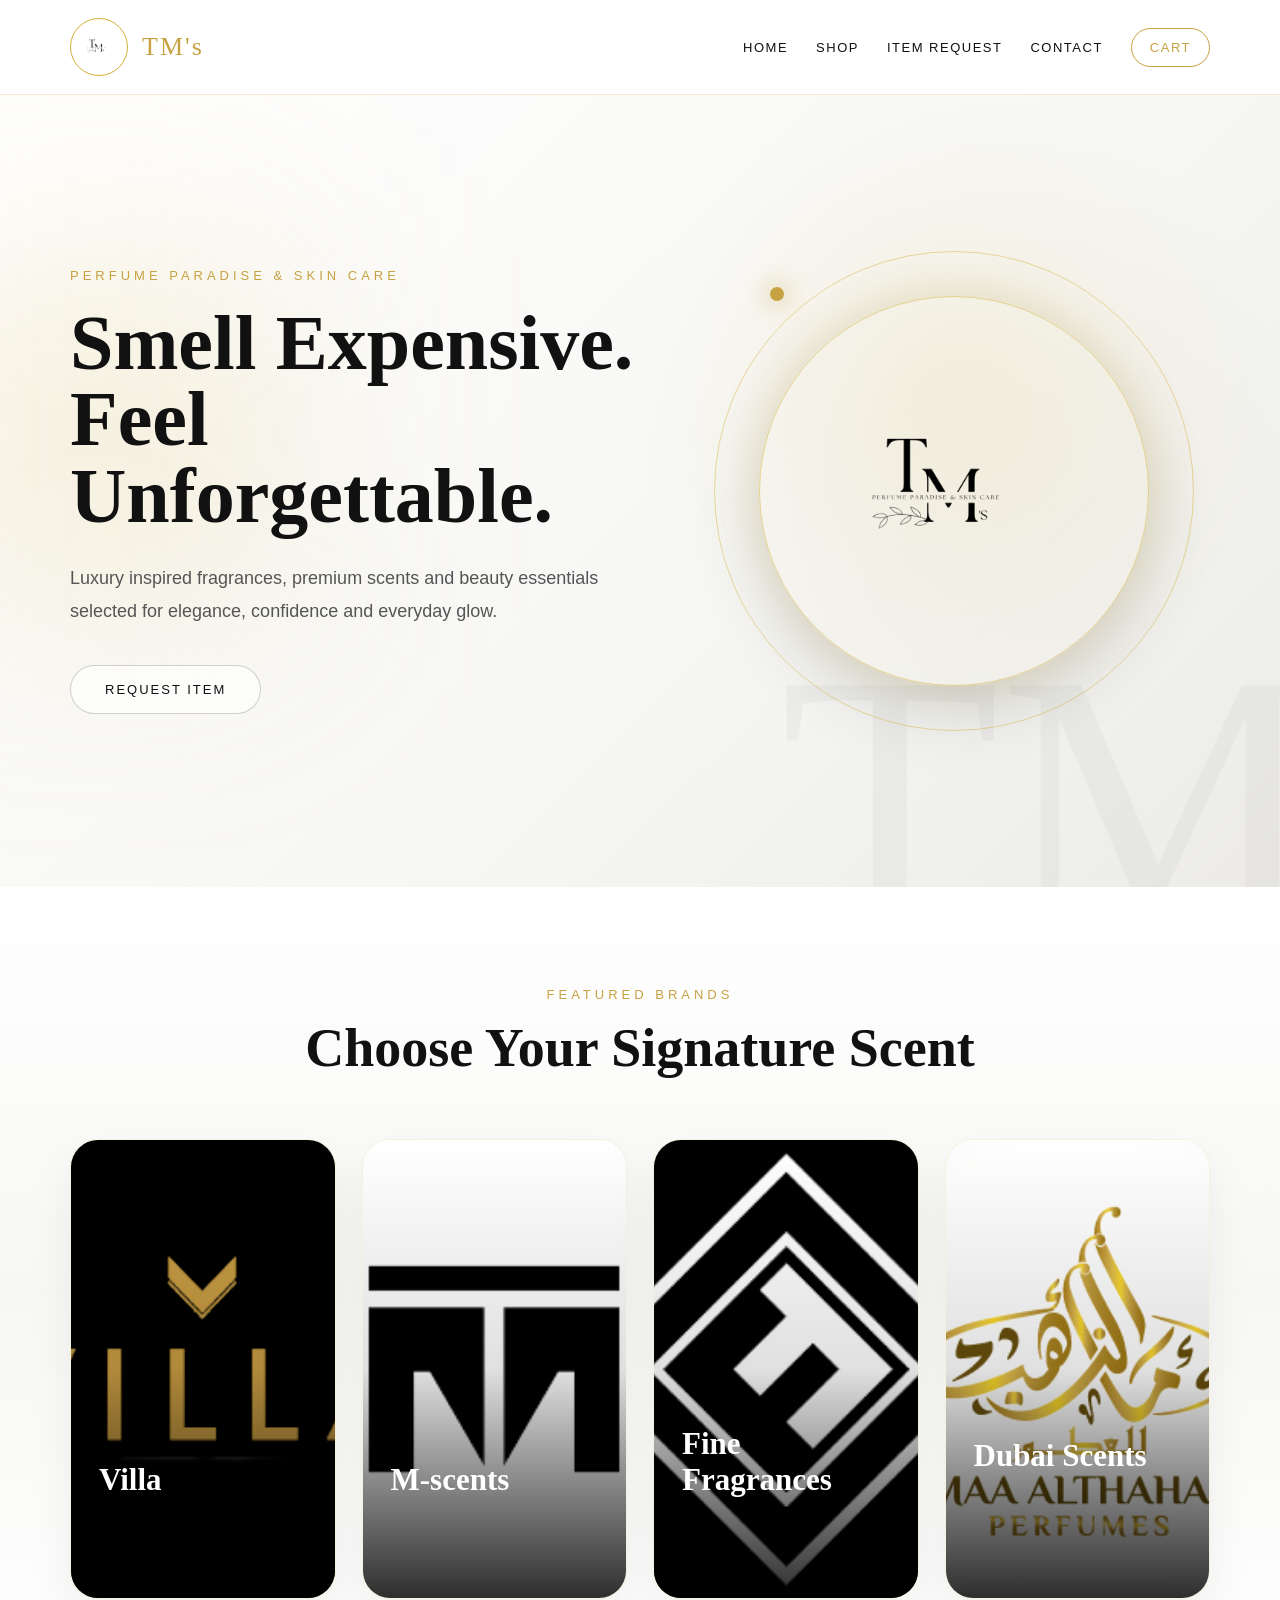
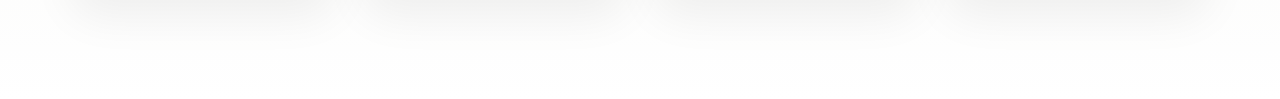
<file: index.html>
<!DOCTYPE html>
<html lang="en">
<head>
  <meta charset="UTF-8" />
  <meta name="viewport" content="width=device-width, initial-scale=1.0" />
  <title>TM's Perfume Paradise & Skin Care</title>
  <link rel="stylesheet" href="style.css" />
</head>
<body>

  <nav class="navbar">
    <div class="logo">
      <img src="assets/logo.png" alt="TM Logo">
      <span>TM's</span>
    </div>

    <ul class="nav-links">
      <li><a href="index.html">Home</a></li>

      <li class="dropdown">
        <a href="#">Shop</a>
        <ul class="dropdown-menu">
          <li><a href="skincare.html">Skin Care</a></li>
          <li><a href="villa.html">Villa</a></li>
          <li><a href="mscents.html">M-scents</a></li>
          <li><a href="fine-fragrances.html">Fine Fragrances</a></li>
          <li><a href="dubai.html">Dubai Scents</a></li>
        </ul>
      </li>

      <li><a href="item-request.html">Item Request</a></li>
      <li><a href="contact.html">Contact</a></li>
      <li><a class="cart-btn" href="cart.html">Cart</a></li>
    </ul>
  </nav>

  <section class="hero">
    <div class="gold-blur"></div>

    <div class="hero-content">
      <p class="small-title">Perfume Paradise & Skin Care</p>
      <h1>Smell Expensive.<br>Feel Unforgettable.</h1>
      <p class="hero-text">
        Luxury inspired fragrances, premium scents and beauty essentials selected
        for elegance, confidence and everyday glow.
      </p>

      <div class="hero-buttons">
        <a href="item-request.html" class="secondary-btn">Request Item</a>
      </div>
    </div>

    <div class="hero-image">
      <div class="circle"></div>
      <img src="assets/logo.png" alt="TM Logo">
    </div>
  </section>

  <section class="featured">
    <p class="section-tag">Featured Brands</p>
    <h2>Choose Your Signature Scent</h2>

    <div class="brand-container">

      <div class="brand-card">
        <img src="assets/villa.png" alt="Villa">
        <div class="brand-info">
          <h3>Villa</h3>
          <p>Bold, classy and timeless.</p>
          <span>View Collection →</span>
        </div>
      </div>

      <div class="brand-card">
        <img src="assets/m scents.png" alt="M-scents">
        <div class="brand-info">
          <h3>M-scents</h3>
          <p>Modern scents for every mood.</p>
          <span>View Collection →</span>
        </div>
      </div>

      <div class="brand-card">
        <img src="assets/fine.png" alt="Fine Fragrances">
        <div class="brand-info">
          <h3>Fine Fragrances</h3>
          <p>Elegant perfume selections.</p>
          <span>View Collection →</span>
        </div>
      </div>

      <div class="brand-card">
        <img src="assets/Dubai.jpg" alt="Dubai Scents">
        <div class="brand-info">
          <h3>Dubai Scents</h3>
          <p>Rich, luxurious and long-lasting.</p>
          <span>View Collection →</span>
        </div>
      </div>

    </div>
  </section>

  <script src="script.js"></script>
</body>
</html>
</file>
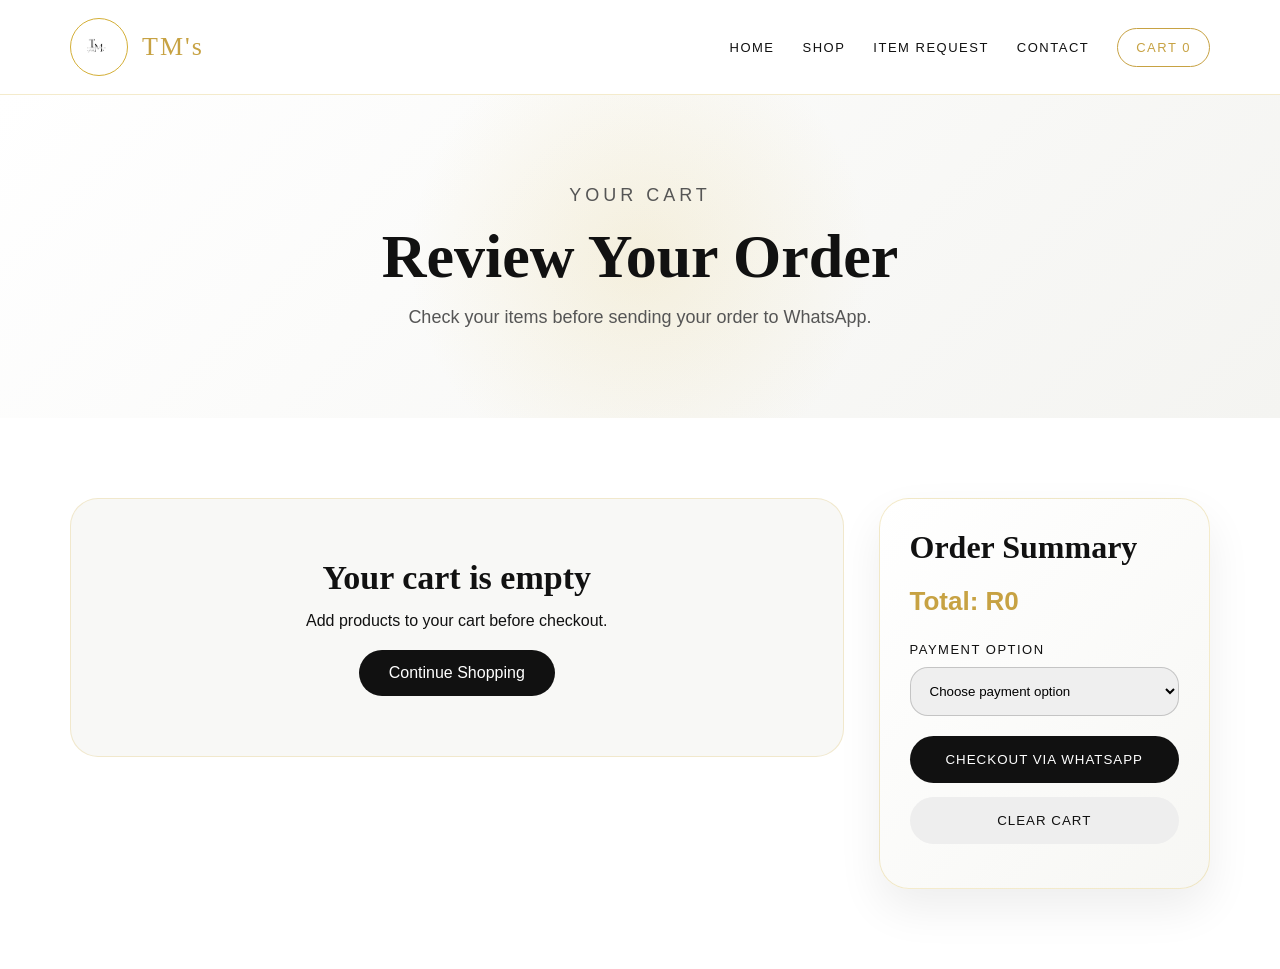
<file: cart.html>
<!DOCTYPE html>
<html lang="en">
<head>
  <meta charset="UTF-8" />
  <meta name="viewport" content="width=device-width, initial-scale=1.0" />
  <title>Cart | TM's Perfume Paradise</title>
  <link rel="stylesheet" href="style.css" />
</head>
<body>

  <nav class="navbar">
    <div class="logo">
      <img src="assets/logo.png" alt="TM Logo">
      <span>TM's</span>
    </div>

    <ul class="nav-links">
      <li><a href="index.html">Home</a></li>

      <li class="dropdown">
        <a href="#">Shop</a>
        <ul class="dropdown-menu">
          <li><a href="skincare.html">Skin Care</a></li>
          <li><a href="villa.html">Villa</a></li>
          <li><a href="mscents.html">M-scents</a></li>
          <li><a href="fine-fragrances.html">Fine Fragrances</a></li>
          <li><a href="dubai.html">Dubai Scents</a></li>
        </ul>
      </li>

      <li><a href="item-request.html">Item Request</a></li>
      <li><a href="contact.html">Contact</a></li>
      <li><a class="cart-btn" href="cart.html">Cart <span id="cart-count">0</span></a></li>
    </ul>
  </nav>

  <section class="cart-page-hero">
    <p class="section-tag">Your Cart</p>
    <h1>Review Your Order</h1>
    <p>Check your items before sending your order to WhatsApp.</p>
  </section>

  <section class="cart-page-section">
    <div class="cart-page-box">

      <div id="cart-page-items"></div>

      <div class="cart-summary">
        <h2>Order Summary</h2>
        <h3 id="cart-page-total">Total: R0</h3>

        <label>Payment Option</label>
        <select id="payment-option">
          <option value="">Choose payment option</option>
          <option value="Pay Immediately">Pay Immediately</option>
          <option value="End Of Month">End Of Month</option>
        </select>

        <button onclick="checkoutWhatsApp()">Checkout via WhatsApp</button>
        <button class="clear-cart-page" onclick="clearCart()">Clear Cart</button>
      </div>

    </div>
  </section>

  <script src="script.js"></script>
</body>
</html>
</file>
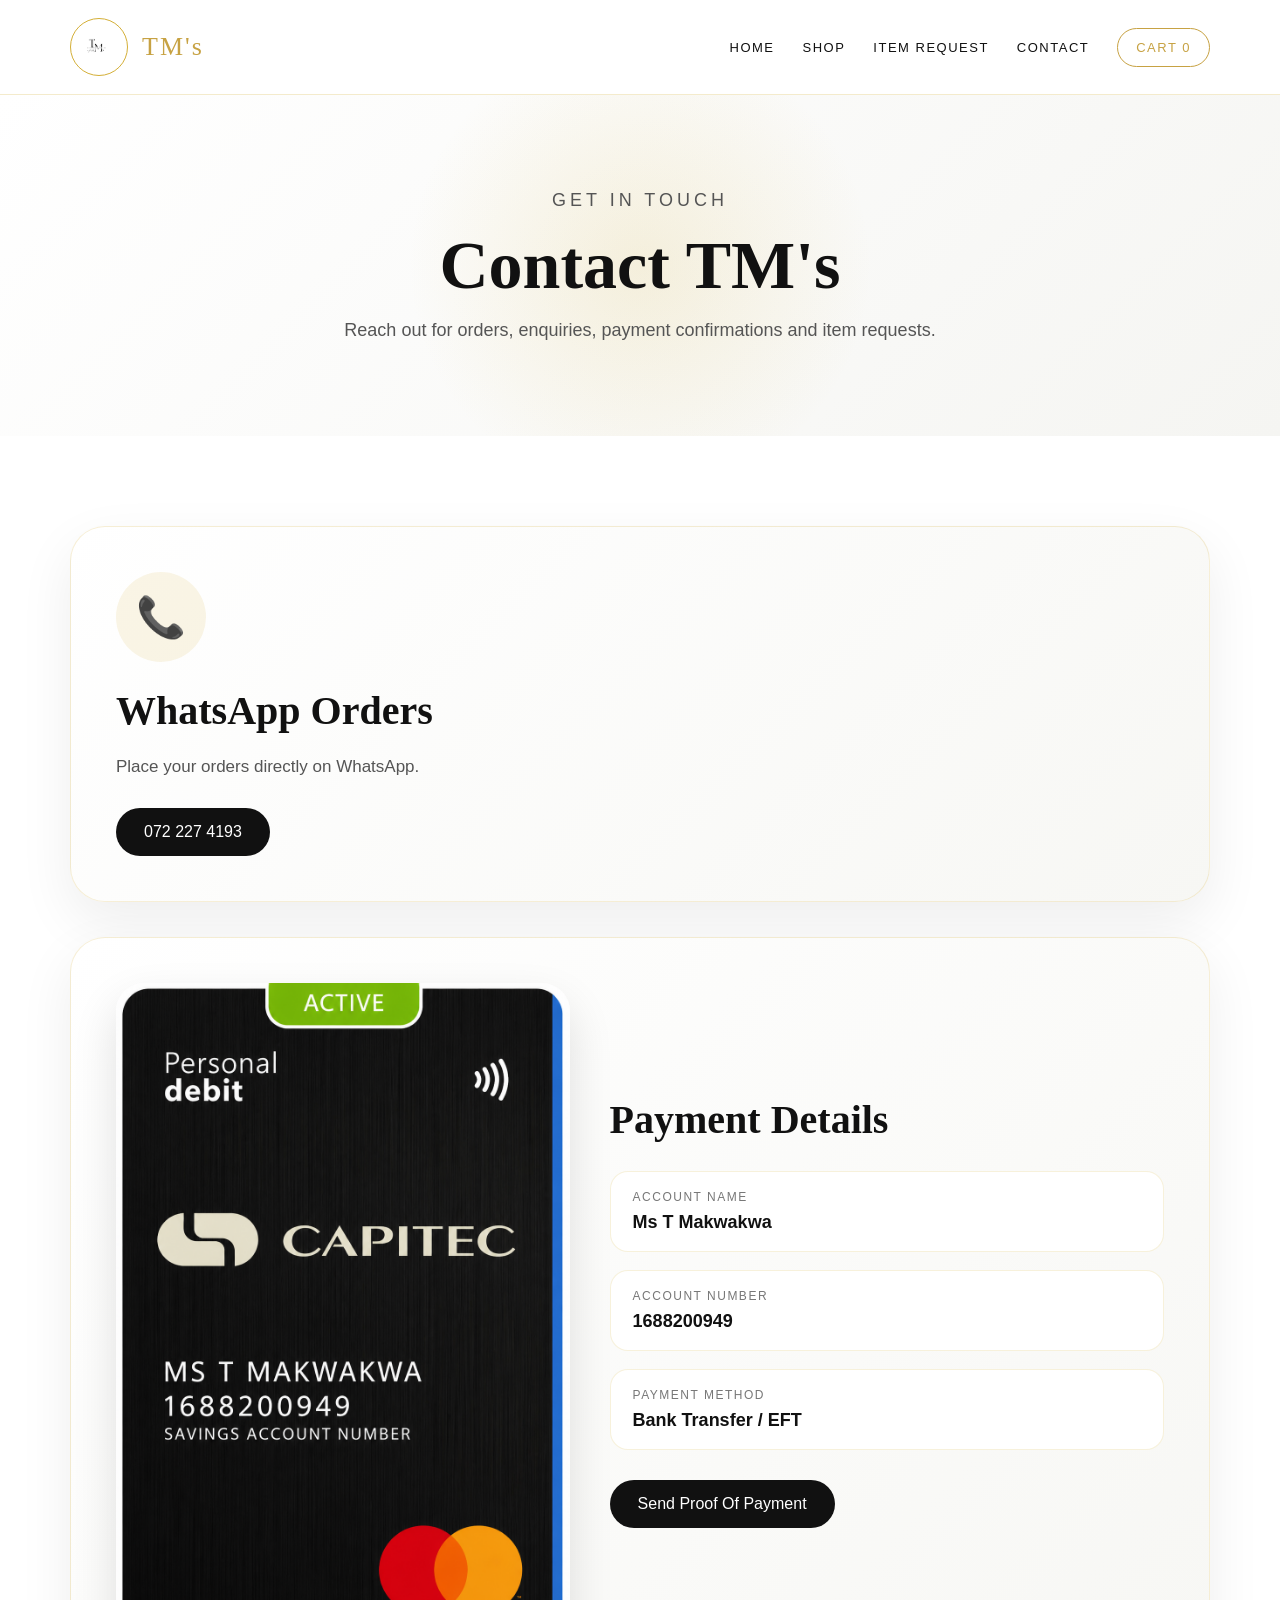
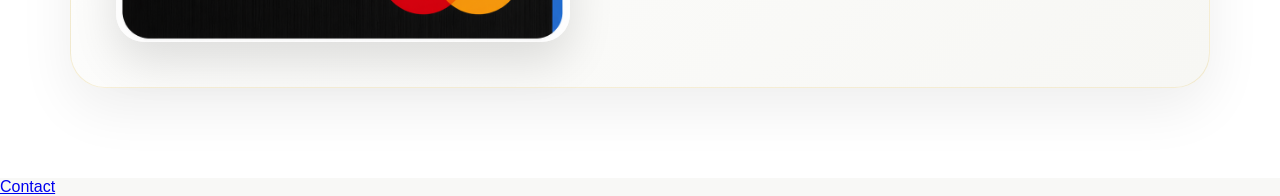
<file: contact.html>
<!DOCTYPE html>
<html lang="en">
<head>
  <meta charset="UTF-8" />
  <meta name="viewport" content="width=device-width, initial-scale=1.0" />
  <title>Contact | TM's Perfume Paradise</title>
  <link rel="stylesheet" href="style.css" />
</head>
<body>

  <nav class="navbar">
    <div class="logo">
      <img src="assets/logo.png" alt="TM Logo">
      <span>TM's</span>
    </div>

    <ul class="nav-links">
      <li><a href="index.html">Home</a></li>

      <li class="dropdown">
        <a href="#">Shop</a>
        <ul class="dropdown-menu">
          <li><a href="skincare.html">Skin Care</a></li>
          <li><a href="villa.html">Villa</a></li>
          <li><a href="mscents.html">M-scents</a></li>
          <li><a href="fine-fragrances.html">Fine Fragrances</a></li>
          <li><a href="dubai.html">Dubai Scents</a></li>
        </ul>
      </li>

      <li><a href="item-request.html">Item Request</a></li>
      <li><a href="contact.html">Contact</a></li>
      <li><a class="cart-btn" href="cart.html">Cart <span id="cart-count">0</span></a></li>
    </ul>
  </nav>

  <section class="contact-hero">
    <p class="section-tag">Get In Touch</p>
    <h1>Contact TM's</h1>
    <p>
      Reach out for orders, enquiries, payment confirmations and item requests.
    </p>
  </section>

  <section class="contact-section">

    <div class="contact-grid">

      <div class="contact-card">
        <div class="contact-icon">📞</div>
        <h2>WhatsApp Orders</h2>
        <p>
          Place your orders directly on WhatsApp.
        </p>

        <a href="https://wa.me/27722274193" target="_blank">
          072 227 4193
        </a>
      </div>

      <div class="contact-card payment-card">
        <img src="assets/card.png" alt="Bank Card">

        <div class="payment-info">
          <h2>Payment Details</h2>

          <div class="payment-detail">
            <span>Account Name</span>
            <strong>Ms T Makwakwa</strong>
          </div>

          <div class="payment-detail">
            <span>Account Number</span>
            <strong>1688200949</strong>
          </div>

          <div class="payment-detail">
            <span>Payment Method</span>
            <strong>Bank Transfer / EFT</strong>
          </div>

          <a href="https://wa.me/27722274193" target="_blank" class="payment-btn">
            Send Proof Of Payment
          </a>
        </div>
      </div>

    </div>

  </section>

  <script src="script.js"></script>
</body>
</html>
<a href="contact.html">Contact</a>
</file>
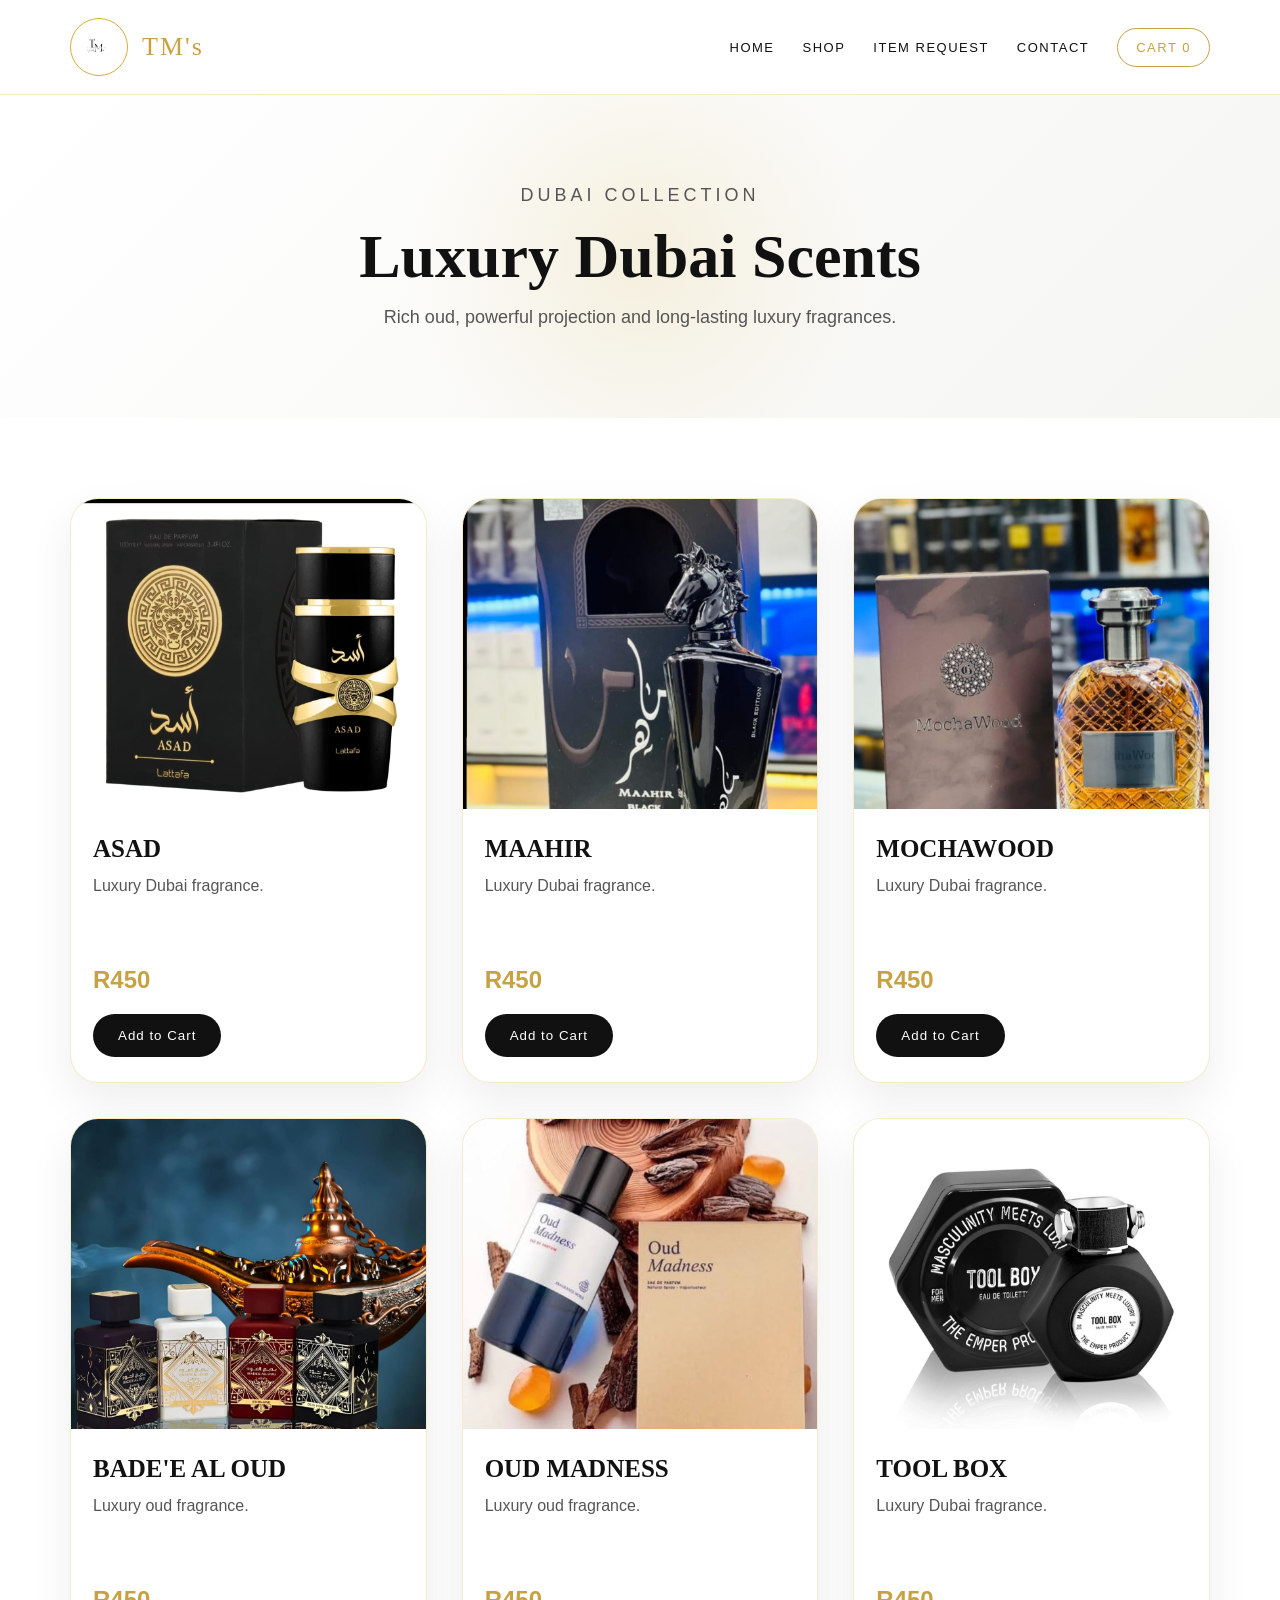
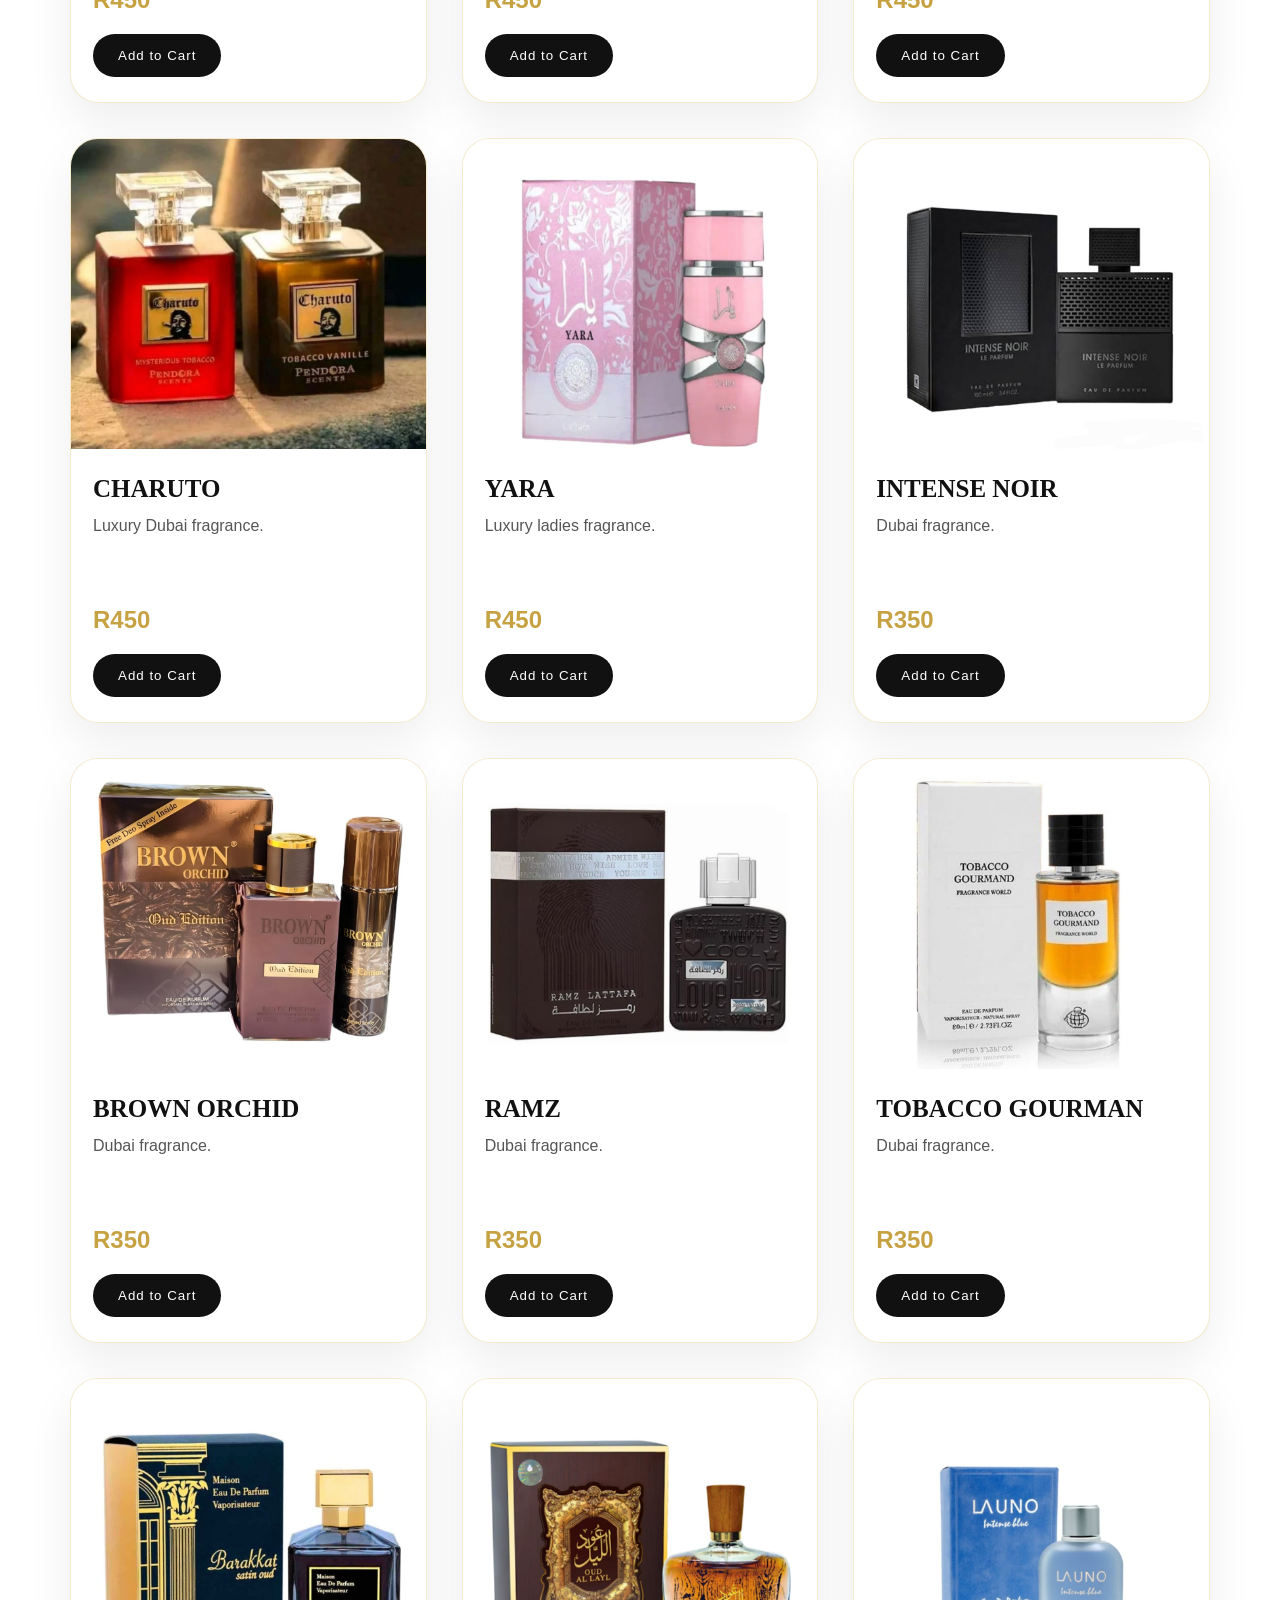
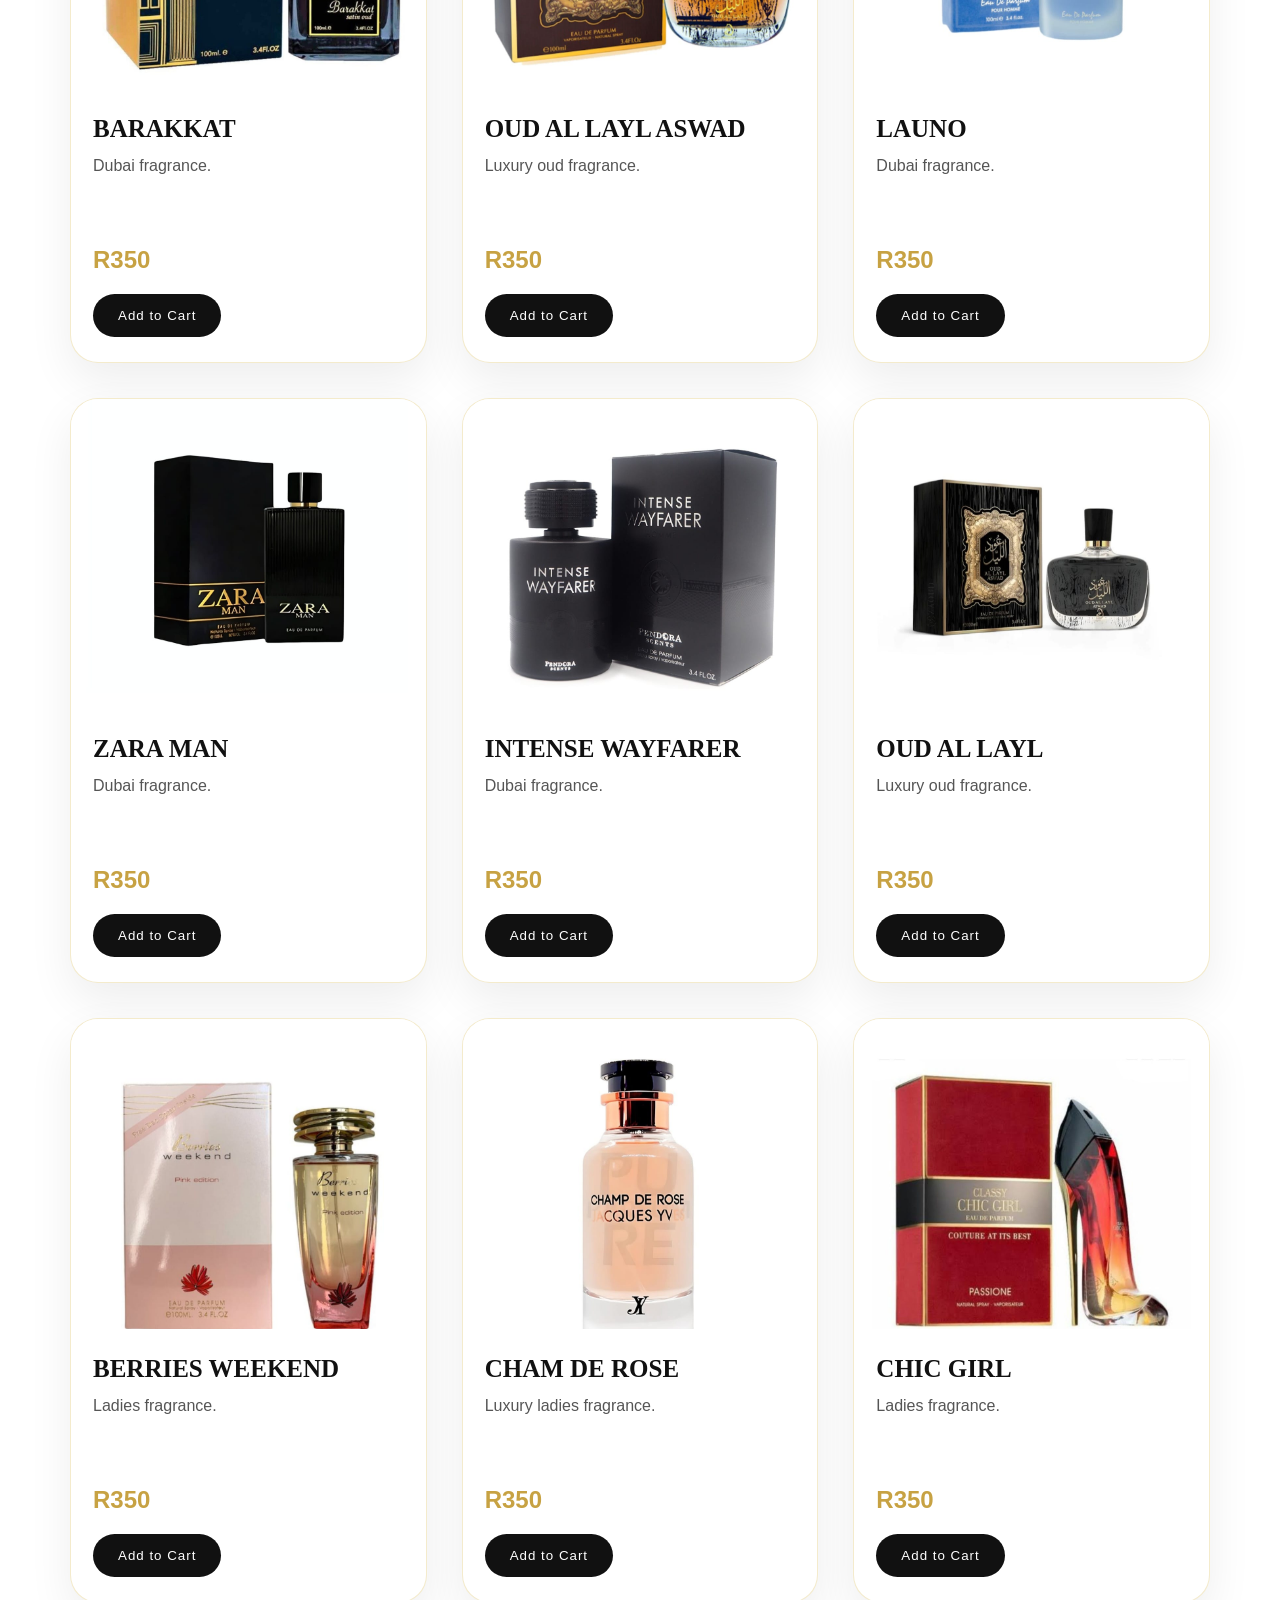
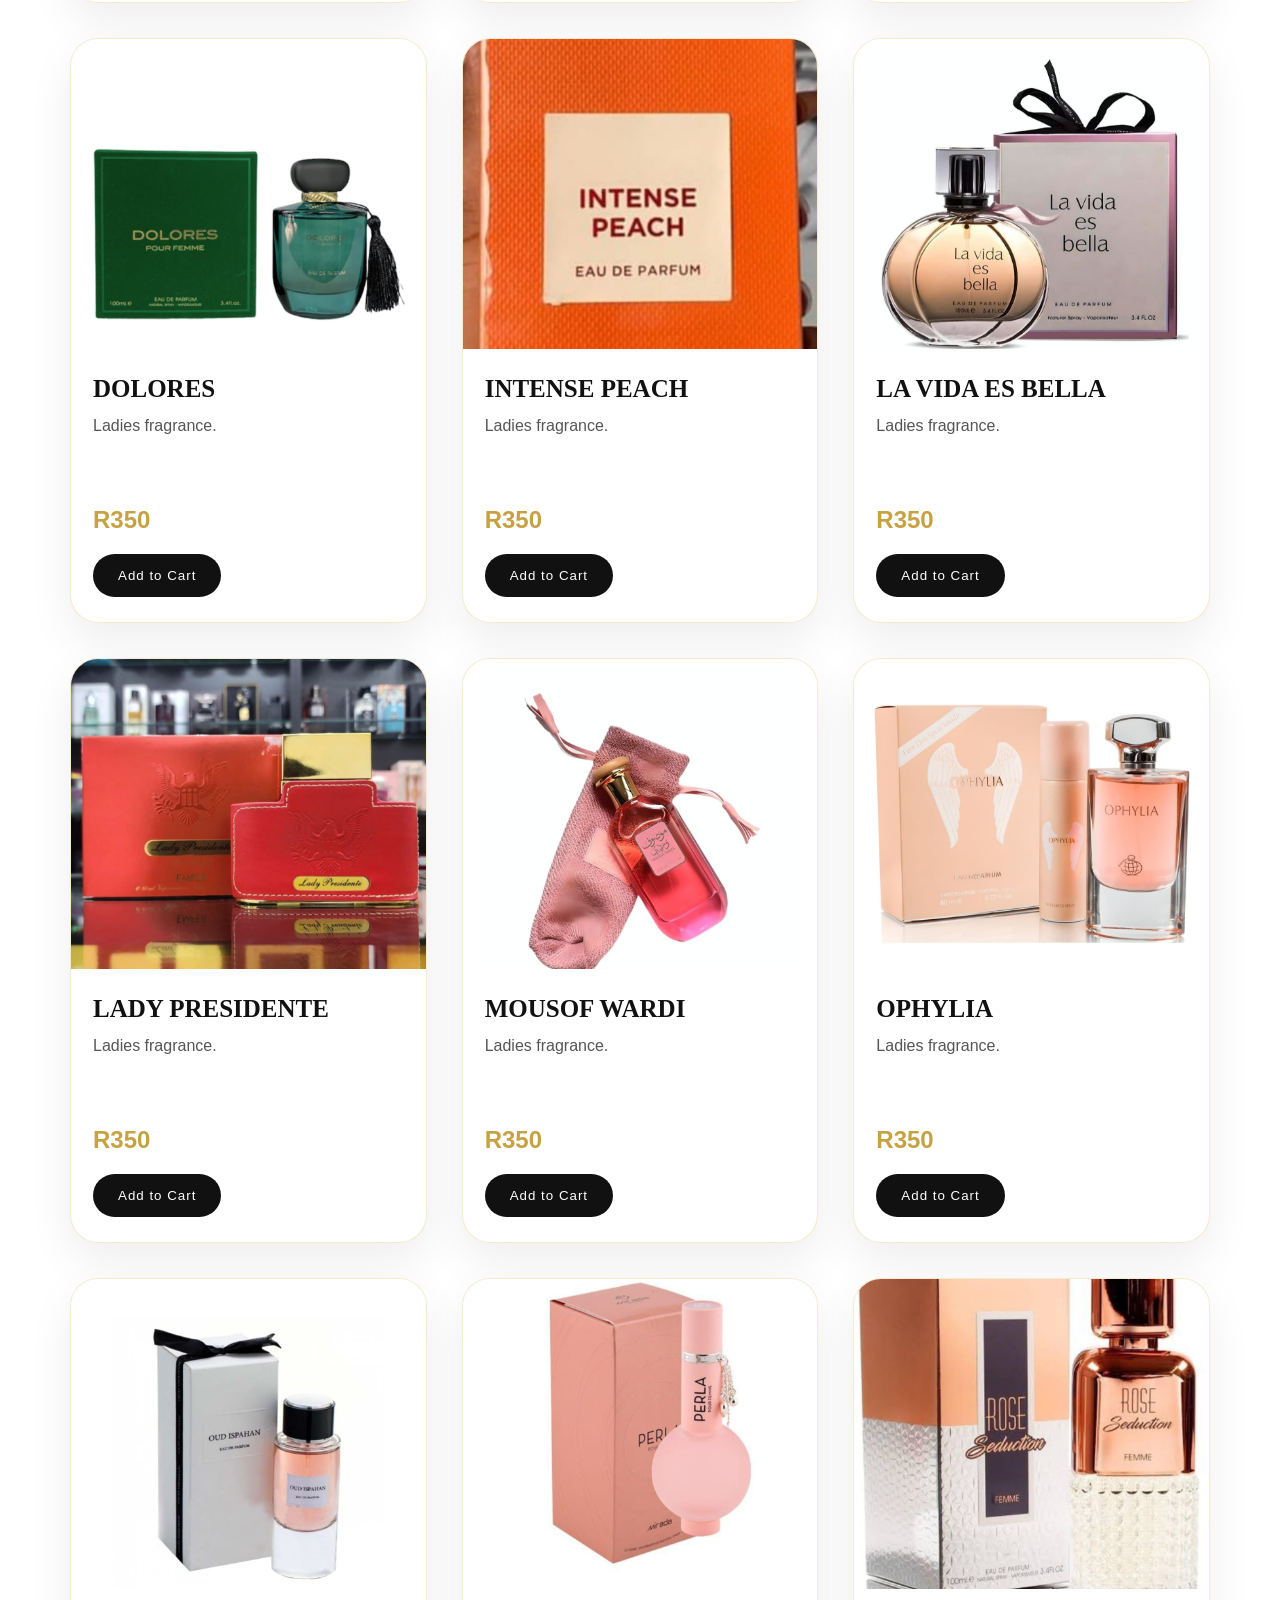
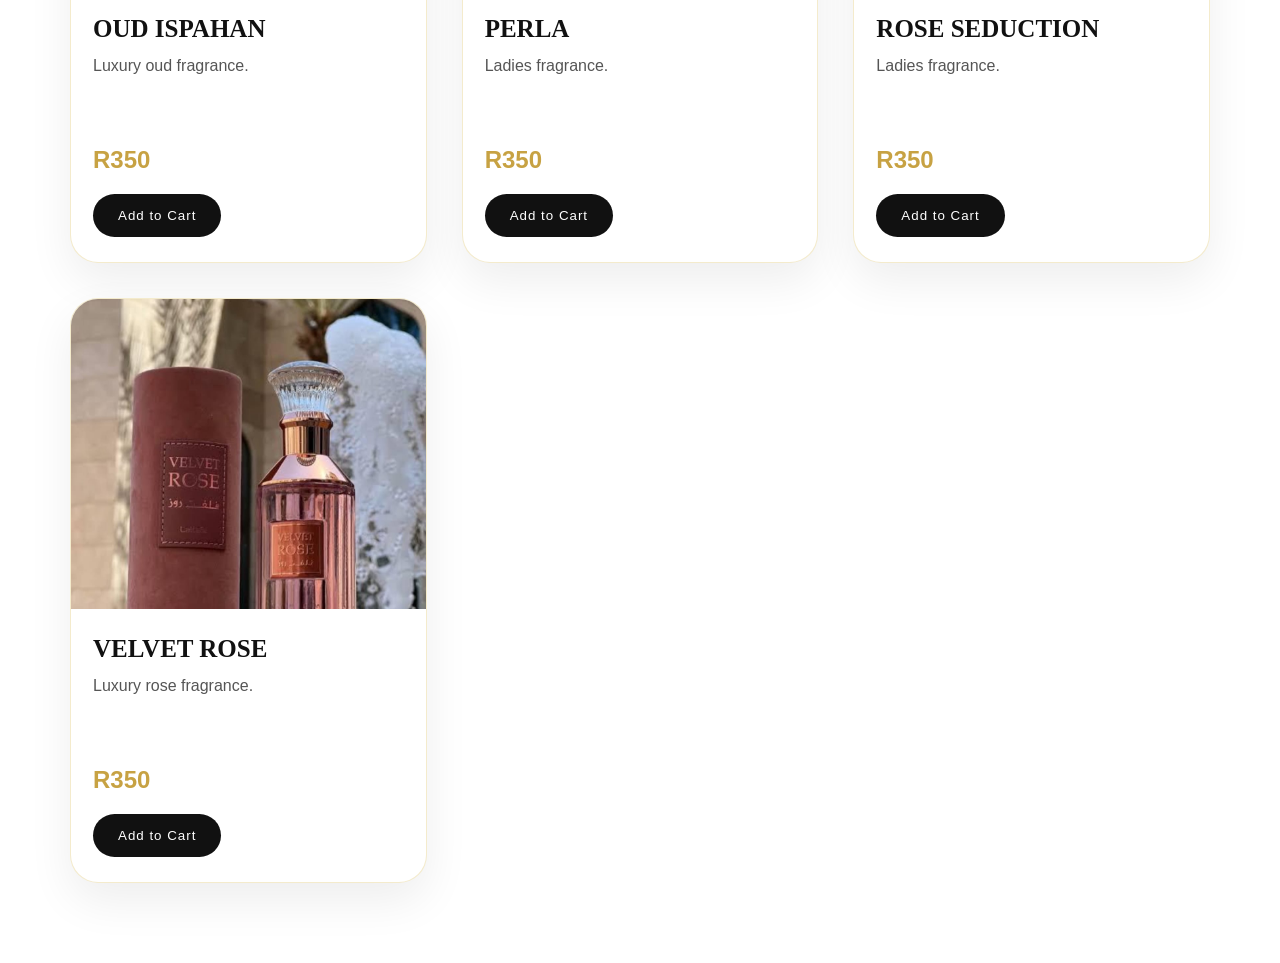
<file: dubai.html>
<!DOCTYPE html>
<html lang="en">
<head>
  <meta charset="UTF-8" />
  <meta name="viewport" content="width=device-width, initial-scale=1.0" />
  <title>Dubai Scents | TM's Perfume Paradise</title>
  <link rel="stylesheet" href="style.css" />
</head>
<body>

  <nav class="navbar">
    <div class="logo">
      <img src="assets/logo.png" alt="TM Logo">
      <span>TM's</span>
    </div>

    <ul class="nav-links">
      <li><a href="index.html">Home</a></li>

      <li class="dropdown">
        <a href="#">Shop</a>
        <ul class="dropdown-menu">
          <li><a href="skincare.html">Skin Care</a></li>
          <li><a href="villa.html">Villa</a></li>
          <li><a href="mscents.html">M-scents</a></li>
          <li><a href="fine-fragrances.html">Fine Fragrances</a></li>
          <li><a href="dubai.html">Dubai Scents</a></li>
        </ul>
      </li>

      <li><a href="item-request.html">Item Request</a></li>
      <li><a href="#">Contact</a></li>
      <li>
        <a class="cart-btn" href="#" onclick="openCart()">
          Cart <span id="cart-count">0</span>
        </a>
      </li>
    </ul>
  </nav>

  <section class="shop-hero">
    <p class="section-tag">Dubai Collection</p>
    <h1>Luxury Dubai Scents</h1>
    <p>Rich oud, powerful projection and long-lasting luxury fragrances.</p>
  </section>

  <section class="products-section">

    <div class="products-grid">

      <!-- R450 PRODUCTS -->

      <div class="product-card">
        <img src="assets/DUBAI SCENTS/ASAD.jpeg" alt="Asad">
        <h3>ASAD</h3>
        <p>Luxury Dubai fragrance.</p>
        <h4>R450</h4>
        <button onclick="addToCart('ASAD', 450)">Add to Cart</button>
      </div>

      <div class="product-card">
        <img src="assets/DUBAI SCENTS/MAAHIR.jpeg" alt="Maahir">
        <h3>MAAHIR</h3>
        <p>Luxury Dubai fragrance.</p>
        <h4>R450</h4>
        <button onclick="addToCart('MAAHIR', 450)">Add to Cart</button>
      </div>

      <div class="product-card">
        <img src="assets/DUBAI SCENTS/MochaWood.jpeg" alt="MochaWood">
        <h3>MOCHAWOOD</h3>
        <p>Luxury Dubai fragrance.</p>
        <h4>R450</h4>
        <button onclick="addToCart('MOCHAWOOD', 450)">Add to Cart</button>
      </div>

      <div class="product-card">
        <img src="assets/DUBAI SCENTS/BADE'E AL OUD.jpeg" alt="Badee Al Oud">
        <h3>BADE'E AL OUD</h3>
        <p>Luxury oud fragrance.</p>
        <h4>R450</h4>
        <button onclick="addToCart(`BADE'E AL OUD`, 450)">Add to Cart</button>
      </div>

      <div class="product-card">
        <img src="assets/DUBAI SCENTS/OUD MADNESS.jpeg" alt="Oud Madness">
        <h3>OUD MADNESS</h3>
        <p>Luxury oud fragrance.</p>
        <h4>R450</h4>
        <button onclick="addToCart('OUD MADNESS', 450)">Add to Cart</button>
      </div>

      <div class="product-card">
        <img src="assets/DUBAI SCENTS/TOOL BOX.jpeg" alt="Tool Box">
        <h3>TOOL BOX</h3>
        <p>Luxury Dubai fragrance.</p>
        <h4>R450</h4>
        <button onclick="addToCart('TOOL BOX', 450)">Add to Cart</button>
      </div>

      <div class="product-card">
        <img src="assets/DUBAI SCENTS/CHARUTO.jpeg" alt="Charuto">
        <h3>CHARUTO</h3>
        <p>Luxury Dubai fragrance.</p>
        <h4>R450</h4>
        <button onclick="addToCart('CHARUTO', 450)">Add to Cart</button>
      </div>

      <div class="product-card">
        <img src="assets/DUBAI SCENTS/yara.jpeg" alt="Yara">
        <h3>YARA</h3>
        <p>Luxury ladies fragrance.</p>
        <h4>R450</h4>
        <button onclick="addToCart('YARA', 450)">Add to Cart</button>
      </div>

      <!-- R350 PRODUCTS -->

      <div class="product-card">
        <img src="assets/DUBAI SCENTS/Intanse noir.jpeg" alt="Intense Noir">
        <h3>INTENSE NOIR</h3>
        <p>Dubai fragrance.</p>
        <h4>R350</h4>
        <button onclick="addToCart('INTENSE NOIR', 350)">Add to Cart</button>
      </div>

      <div class="product-card">
        <img src="assets/DUBAI SCENTS/Brown orchid.jpeg" alt="Brown Orchid">
        <h3>BROWN ORCHID</h3>
        <p>Dubai fragrance.</p>
        <h4>R350</h4>
        <button onclick="addToCart('BROWN ORCHID', 350)">Add to Cart</button>
      </div>

      <div class="product-card">
        <img src="assets/DUBAI SCENTS/ramz.jpeg" alt="Ramz">
        <h3>RAMZ</h3>
        <p>Dubai fragrance.</p>
        <h4>R350</h4>
        <button onclick="addToCart('RAMZ', 350)">Add to Cart</button>
      </div>

      <div class="product-card">
        <img src="assets/DUBAI SCENTS/Tobacco.jpeg" alt="Tobacco Gourman">
        <h3>TOBACCO GOURMAN</h3>
        <p>Dubai fragrance.</p>
        <h4>R350</h4>
        <button onclick="addToCart('TOBACCO GOURMAN', 350)">Add to Cart</button>
      </div>

      <div class="product-card">
        <img src="assets/DUBAI SCENTS/Barakkat.jpeg" alt="Barakkat">
        <h3>BARAKKAT</h3>
        <p>Dubai fragrance.</p>
        <h4>R350</h4>
        <button onclick="addToCart('BARAKKAT', 350)">Add to Cart</button>
      </div>

      <div class="product-card">
        <img src="assets/DUBAI SCENTS/oud al layl brown.jpeg" alt="Oud Al Layl Aswad">
        <h3>OUD AL LAYL ASWAD</h3>
        <p>Luxury oud fragrance.</p>
        <h4>R350</h4>
        <button onclick="addToCart('OUD AL LAYL ASWAD', 350)">Add to Cart</button>
      </div>

      <div class="product-card">
        <img src="assets/DUBAI SCENTS/Launo.jpeg" alt="Launo">
        <h3>LAUNO</h3>
        <p>Dubai fragrance.</p>
        <h4>R350</h4>
        <button onclick="addToCart('LAUNO', 350)">Add to Cart</button>
      </div>

      <div class="product-card">
        <img src="assets/DUBAI SCENTS/zara.jpeg" alt="Zara Man">
        <h3>ZARA MAN</h3>
        <p>Dubai fragrance.</p>
        <h4>R350</h4>
        <button onclick="addToCart('ZARA MAN', 350)">Add to Cart</button>
      </div>

      <div class="product-card">
        <img src="assets/DUBAI SCENTS/Intense wayfarer.jpeg" alt="Intense Wayfarer">
        <h3>INTENSE WAYFARER</h3>
        <p>Dubai fragrance.</p>
        <h4>R350</h4>
        <button onclick="addToCart('INTENSE WAYFARER', 350)">Add to Cart</button>
      </div>

      <div class="product-card">
        <img src="assets/DUBAI SCENTS/oud al layl.jpeg" alt="Oud Al Layl">
        <h3>OUD AL LAYL</h3>
        <p>Luxury oud fragrance.</p>
        <h4>R350</h4>
        <button onclick="addToCart('OUD AL LAYL', 350)">Add to Cart</button>
      </div>

      <div class="product-card">
        <img src="assets/DUBAI SCENTS/berries weekend.jpeg" alt="Berries Weekend">
        <h3>BERRIES WEEKEND</h3>
        <p>Ladies fragrance.</p>
        <h4>R350</h4>
        <button onclick="addToCart('BERRIES WEEKEND', 350)">Add to Cart</button>
      </div>

      <div class="product-card">
        <img src="assets/DUBAI SCENTS/champ de rose.jpeg" alt="Cham De Rose">
        <h3>CHAM DE ROSE</h3>
        <p>Luxury ladies fragrance.</p>
        <h4>R350</h4>
        <button onclick="addToCart('CHAM DE ROSE', 350)">Add to Cart</button>
      </div>

      <div class="product-card">
        <img src="assets/DUBAI SCENTS/chic girl.jpeg" alt="Chic Girl">
        <h3>CHIC GIRL</h3>
        <p>Ladies fragrance.</p>
        <h4>R350</h4>
        <button onclick="addToCart('CHIC GIRL', 350)">Add to Cart</button>
      </div>

      <div class="product-card">
        <img src="assets/DUBAI SCENTS/dolores.jpeg" alt="Dolores">
        <h3>DOLORES</h3>
        <p>Ladies fragrance.</p>
        <h4>R350</h4>
        <button onclick="addToCart('DOLORES', 350)">Add to Cart</button>
      </div>

      <div class="product-card">
        <img src="assets/DUBAI SCENTS/Intense peach.jpeg" alt="Intense Peach">
        <h3>INTENSE PEACH</h3>
        <p>Ladies fragrance.</p>
        <h4>R350</h4>
        <button onclick="addToCart('INTENSE PEACH', 350)">Add to Cart</button>
      </div>

      <div class="product-card">
        <img src="assets/DUBAI SCENTS/La vida es bella.jpeg" alt="La Vida Es Bella">
        <h3>LA VIDA ES BELLA</h3>
        <p>Ladies fragrance.</p>
        <h4>R350</h4>
        <button onclick="addToCart('LA VIDA ES BELLA', 350)">Add to Cart</button>
      </div>

      <div class="product-card">
        <img src="assets/DUBAI SCENTS/Lady presidente.jpeg" alt="Lady Presidente">
        <h3>LADY PRESIDENTE</h3>
        <p>Ladies fragrance.</p>
        <h4>R350</h4>
        <button onclick="addToCart('LADY PRESIDENTE', 350)">Add to Cart</button>
      </div>

      <div class="product-card">
        <img src="assets/DUBAI SCENTS/Mousof wardi.jpeg" alt="Mousof Wardi">
        <h3>MOUSOF WARDI</h3>
        <p>Ladies fragrance.</p>
        <h4>R350</h4>
        <button onclick="addToCart('MOUSOF WARDI', 350)">Add to Cart</button>
      </div>

      <div class="product-card">
        <img src="assets/DUBAI SCENTS/ophylia.jpeg" alt="Ophylia">
        <h3>OPHYLIA</h3>
        <p>Ladies fragrance.</p>
        <h4>R350</h4>
        <button onclick="addToCart('OPHYLIA', 350)">Add to Cart</button>
      </div>

      <div class="product-card">
        <img src="assets/DUBAI SCENTS/Oud ispahan.jpeg" alt="Oud Ispahan">
        <h3>OUD ISPAHAN</h3>
        <p>Luxury oud fragrance.</p>
        <h4>R350</h4>
        <button onclick="addToCart('OUD ISPAHAN', 350)">Add to Cart</button>
      </div>

      <div class="product-card">
        <img src="assets/DUBAI SCENTS/perla.jpeg" alt="Perla">
        <h3>PERLA</h3>
        <p>Ladies fragrance.</p>
        <h4>R350</h4>
        <button onclick="addToCart('PERLA', 350)">Add to Cart</button>
      </div>

      <div class="product-card">
        <img src="assets/DUBAI SCENTS/rose seduction.jpeg" alt="Rose Seduction">
        <h3>ROSE SEDUCTION</h3>
        <p>Ladies fragrance.</p>
        <h4>R350</h4>
        <button onclick="addToCart('ROSE SEDUCTION', 350)">Add to Cart</button>
      </div>

      <div class="product-card">
        <img src="assets/DUBAI SCENTS/velvet rose.jpeg" alt="Velvet Rose">
        <h3>VELVET ROSE</h3>
        <p>Luxury rose fragrance.</p>
        <h4>R350</h4>
        <button onclick="addToCart('VELVET ROSE', 350)">Add to Cart</button>
      </div>

    </div>

  </section>

  <div class="cart-panel" id="cart-panel">
    <div class="cart-box">
      <button class="close-cart" onclick="closeCart()">×</button>
      <h2>Your Cart</h2>
      <div id="cart-items"></div>
      <h3 id="cart-total">Total: R0</h3>

<button class="checkout-btn" onclick="checkoutWhatsApp()">
  Checkout via WhatsApp
</button>

      <button class="clear-btn" onclick="clearCart()">
        Clear Cart
      </button>
    </div>
  </div>

  <script src="script.js"></script>
</body>
</html>
</file>
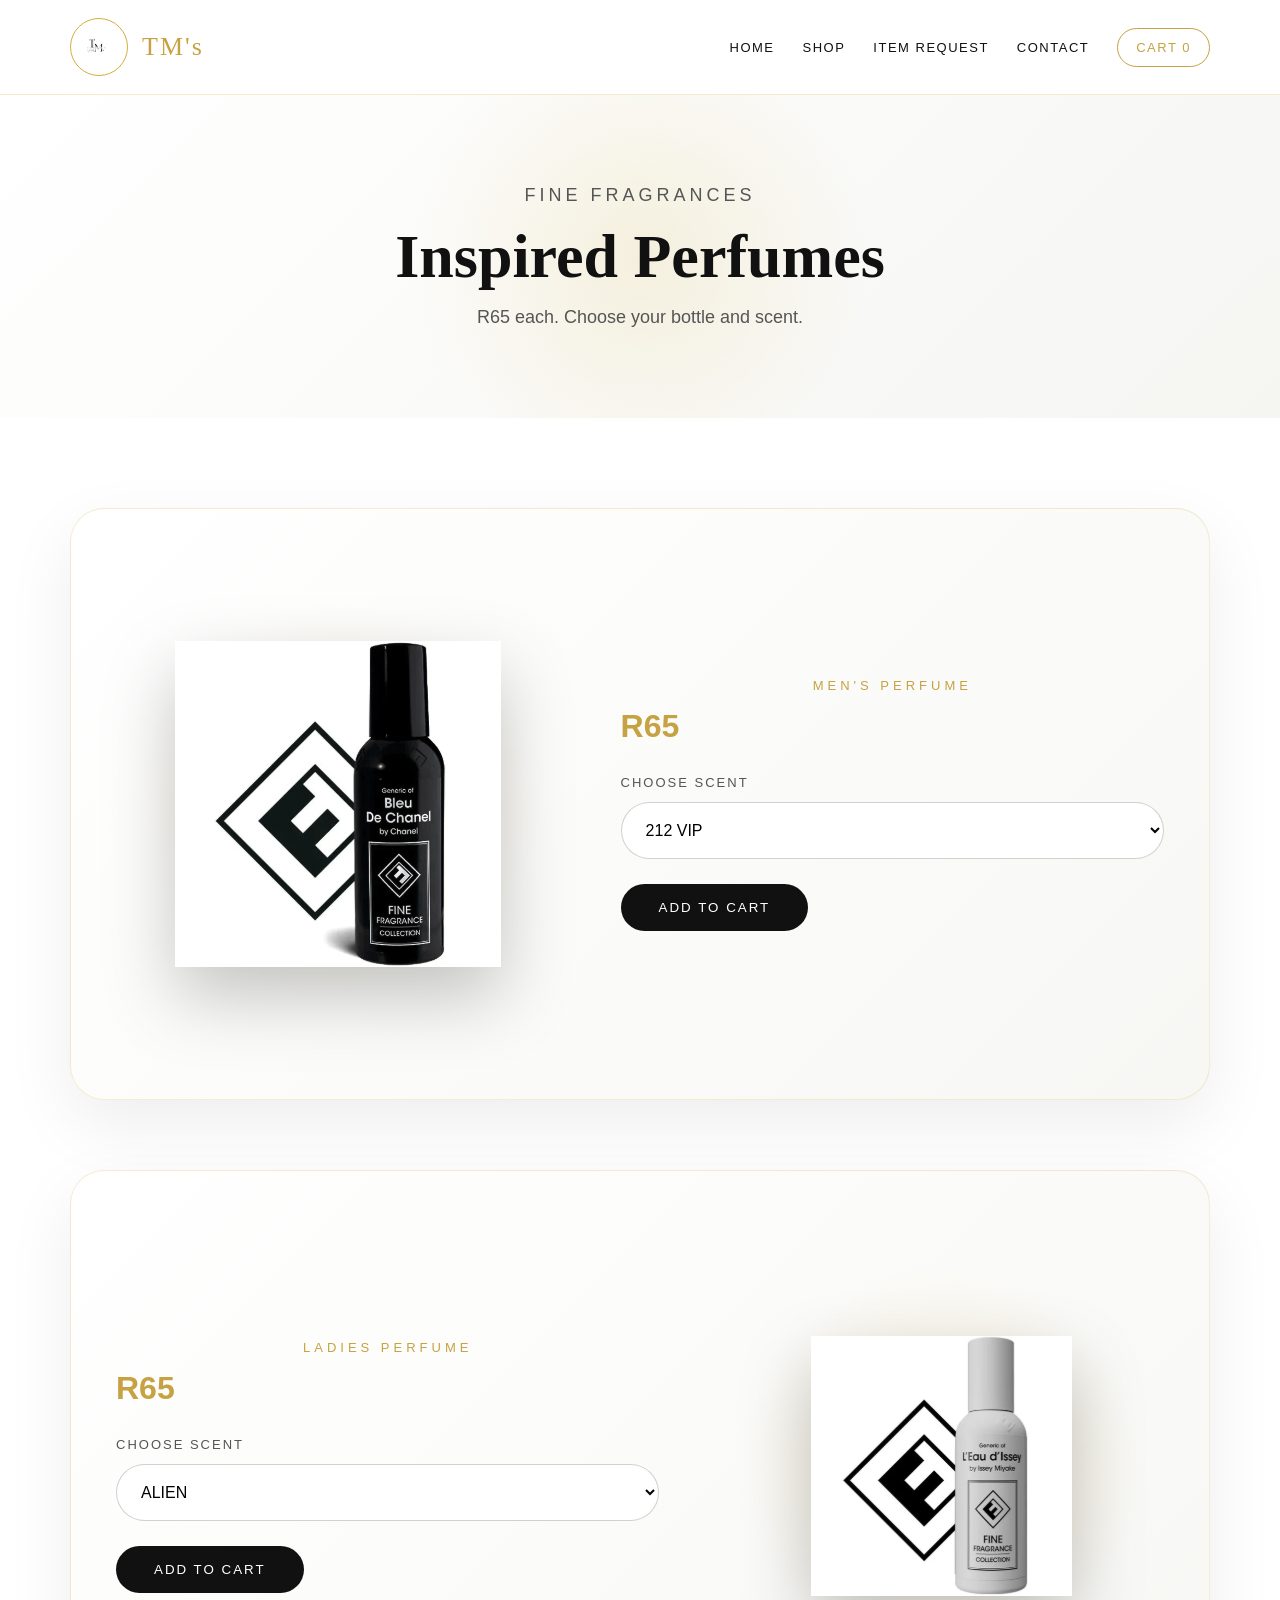
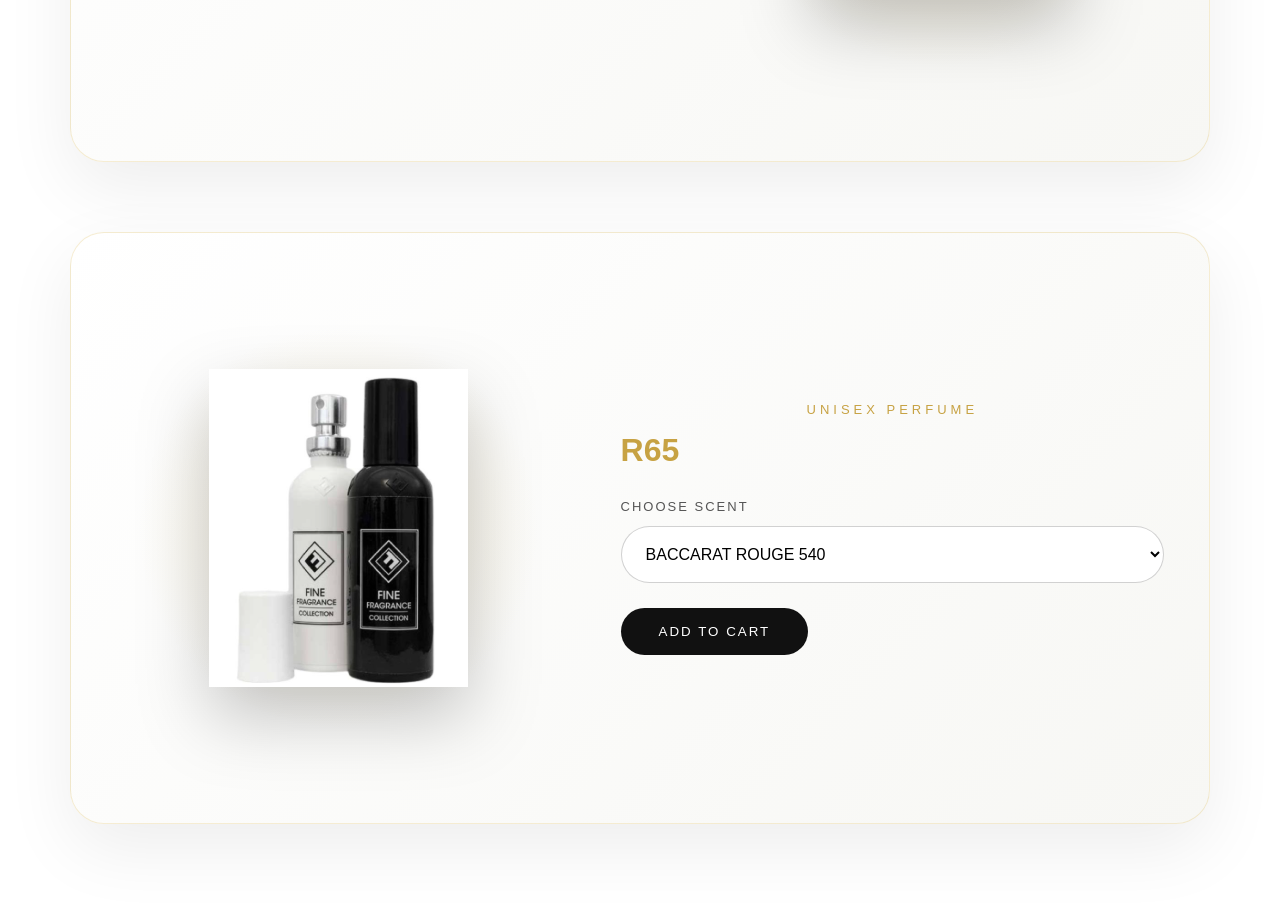
<file: fine-fragrances.html>
<!DOCTYPE html>
<html lang="en">
<head>
  <meta charset="UTF-8" />
  <meta name="viewport" content="width=device-width, initial-scale=1.0" />
  <title>Fine Fragrances | TM's Perfume Paradise</title>
  <link rel="stylesheet" href="style.css" />
</head>
<body>

  <nav class="navbar">
    <div class="logo">
      <img src="assets/logo.png" alt="TM Logo">
      <span>TM's</span>
    </div>

    <ul class="nav-links">
      <li><a href="index.html">Home</a></li>

      <li class="dropdown">
        <a href="#">Shop</a>
        <ul class="dropdown-menu">
          <li><a href="skincare.html">Skin Care</a></li>
          <li><a href="villa.html">Villa</a></li>
          <li><a href="mscents.html">M-scents</a></li>
          <li><a href="fine-fragrances.html">Fine Fragrances</a></li>
          <li><a href="dubai.html">Dubai Scents</a></li>
        </ul>
      </li>

      <li><a href="item-request.html">Item Request</a></li>
      <li><a href="#">Contact</a></li>
      <li><a class="cart-btn" href="#" onclick="openCart()">Cart <span id="cart-count">0</span></a></li>
    </ul>
  </nav>

  <section class="shop-hero">
    <p class="section-tag">Fine Fragrances</p>
    <h1>Inspired Perfumes</h1>
    <p>R65 each. Choose your bottle and scent.</p>
  </section>

  <section class="villa-section">

    <div class="villa-product">
      <div class="villa-image">
        <img src="assets/Fine/black.png" alt="Fine Fragrance Men Black Bottle">
      </div>

      <div class="villa-details">
        <p class="section-tag">Men's Perfume</p>
        <h3>R65</h3>

        <label>Choose scent</label>
        <select id="fine-men-scent">
          <option>212 VIP</option>
          <option>ACQUA DI GIO</option>
          <option>BLUE DE CHANEL</option>
          <option>BVLGARI MAN</option>
          <option>DESIRE</option>
          <option>FAHRENHEIT</option>
          <option>HUGO</option>
          <option>INVICTUS</option>
          <option>ISSEY MIYAKE</option>
          <option>JOOP</option>
          <option>LEGEND</option>
          <option>LIGHT BLUE</option>
          <option>ONE MILLION</option>
          <option>ONLY THE BRAVE</option>
          <option>SAUVAGE</option>
          <option>SCANDAL</option>
          <option>TERRE D’HERMES</option>
          <option>TOM FORD NOIR</option>
          <option>VERSACE EROS</option>
          <option>VERSACE EROS POUR HOMME</option>
        </select>

        <button onclick="addFineFragranceToCart('Fine Fragrance Men Black Bottle', 'fine-men-scent')">Add to Cart</button>
      </div>
    </div>

    <div class="villa-product reverse">
      <div class="villa-image">
        <img src="assets/Fine/white.png" alt="Fine Fragrance Ladies White Bottle">
      </div>

      <div class="villa-details">
        <p class="section-tag">Ladies Perfume</p>
        <h3>R65</h3>

        <label>Choose scent</label>
        <select id="fine-ladies-scent">
          <option>ALIEN</option>
          <option>ARMANI SI</option>
          <option>AROMATICS ELIXIR</option>
          <option>BE DELICIOUS</option>
          <option>BLACK OPIUM</option>
          <option>CHANEL NO 5</option>
          <option>COCO MADEMOISELLE</option>
          <option>ELIE SAAB</option>
          <option>ISSEY MIYAKE</option>
          <option>GOOD GIRL</option>
          <option>GUCCI RUSH</option>
          <option>HYPNOTIC POISON</option>
          <option>J’ADORE</option>
          <option>LA VIE EST BELLE</option>
          <option>LADY MILLION</option>
          <option>LIGHT BLUE</option>
          <option>NARCISO RODRIGUES</option>
          <option>OLYMPEA</option>
          <option>SCANDAL</option>
          <option>VERSACE EROS</option>
        </select>

        <button onclick="addFineFragranceToCart('Fine Fragrance Ladies White Bottle', 'fine-ladies-scent')">Add to Cart</button>
      </div>
    </div>

    <div class="villa-product">
      <div class="villa-image">
        <img src="assets/Fine/black and white.png" alt="Fine Fragrance Unisex Bottle">
      </div>

      <div class="villa-details">
        <p class="section-tag">Unisex Perfume</p>
        <h3>R65</h3>

        <label>Choose scent</label>
        <select id="fine-unisex-scent">
          <option>BACCARAT ROUGE 540</option>
          <option>TOM FORD OUD WOOD</option>
          <option>CREED AVENTUS</option>
          <option>GUCCI INTENSE OUD</option>
          <option>BYREDO MOJAVE GHOST</option>
          <option>LOUIS VUITTON OMBRE NOMADE</option>
        </select>

        <button onclick="addFineFragranceToCart('Fine Fragrance Unisex Bottle', 'fine-unisex-scent')">Add to Cart</button>
      </div>
    </div>

  </section>

  <div class="cart-panel" id="cart-panel">
    <div class="cart-box">
      <button class="close-cart" onclick="closeCart()">×</button>
      <h2>Your Cart</h2>
      <div id="cart-items"></div>
      <h3 id="cart-total">Total: R0</h3>
<button class="checkout-btn" onclick="checkoutWhatsApp()">
  Checkout via WhatsApp
</button>
      <button class="clear-btn" onclick="clearCart()">Clear Cart</button>
    </div>
  </div>

  <script src="script.js"></script>
</body>
</html>
</file>
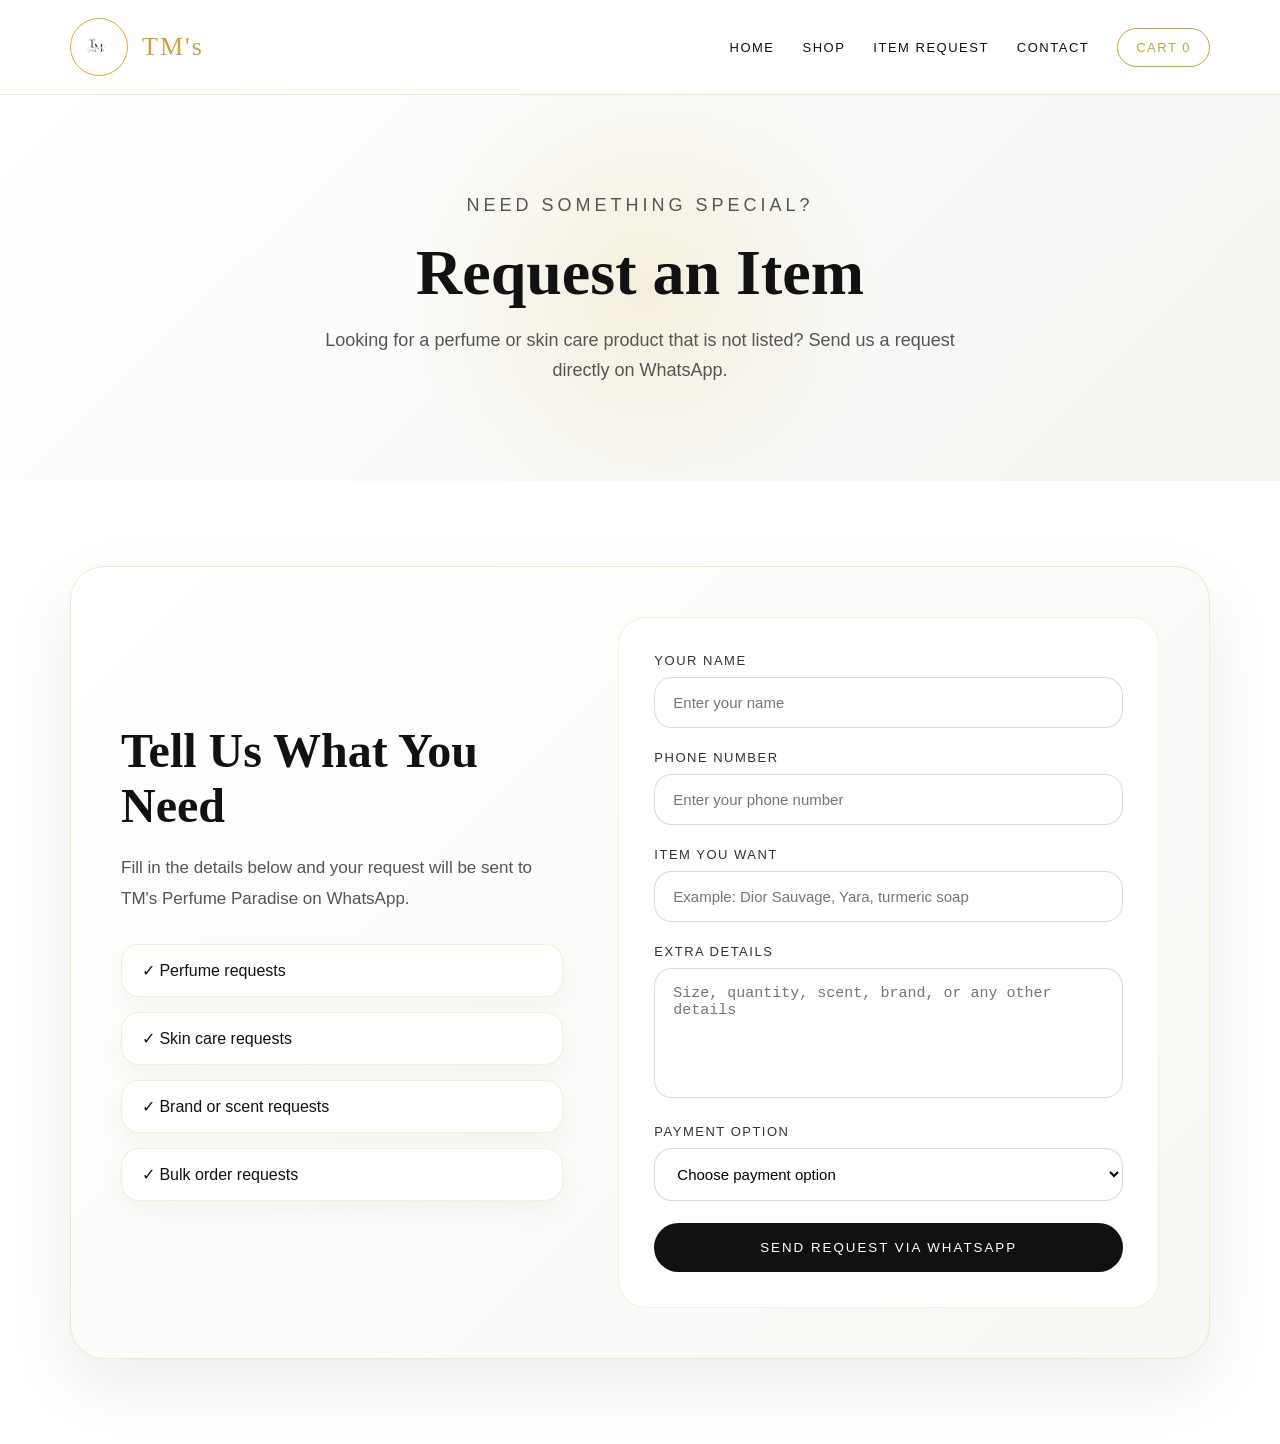
<file: item-request.html>
<!DOCTYPE html>
<html lang="en">
<head>
  <meta charset="UTF-8" />
  <meta name="viewport" content="width=device-width, initial-scale=1.0" />
  <title>Item Request | TM's Perfume Paradise</title>
  <link rel="stylesheet" href="style.css" />
</head>
<body>

  <nav class="navbar">
    <div class="logo">
      <img src="assets/logo.png" alt="TM Logo">
      <span>TM's</span>
    </div>

    <ul class="nav-links">
      <li><a href="index.html">Home</a></li>

      <li class="dropdown">
        <a href="#">Shop</a>
        <ul class="dropdown-menu">
          <li><a href="shop.html">Skin Care</a></li>
          <li><a href="villa.html">Villa</a></li>
          <li><a href="mscents.html">M-scents</a></li>
          <li><a href="fine-fragrances.html">Fine Fragrances</a></li>
          <li><a href="dubai.html">Dubai Scents</a></li>
        </ul>
      </li>

      <li><a href="item-request.html">Item Request</a></li>
      <li><a href="contact.html">Contact</a></li>
      <li>
        <a class="cart-btn" href="cart.html" onclick="openCart()">
          Cart <span id="cart-count">0</span>
        </a>
      </li>
    </ul>
  </nav>

  <section class="request-hero">
    <p class="section-tag">Need Something Special?</p>
    <h1>Request an Item</h1>
    <p>
      Looking for a perfume or skin care product that is not listed?
      Send us a request directly on WhatsApp.
    </p>
  </section>

  <section class="request-section">
    <div class="request-box">

      <div class="request-info">
        <h2>Tell Us What You Need</h2>
        <p>
          Fill in the details below and your request will be sent to TM's
          Perfume Paradise on WhatsApp.
        </p>

        <div class="request-points">
          <span>✓ Perfume requests</span>
          <span>✓ Skin care requests</span>
          <span>✓ Brand or scent requests</span>
          <span>✓ Bulk order requests</span>
        </div>
      </div>

      <form class="request-form" onsubmit="sendItemRequest(event)">
        <label>Your Name</label>
        <input type="text" id="request-name" placeholder="Enter your name" required>

        <label>Phone Number</label>
        <input type="text" id="request-phone" placeholder="Enter your phone number" required>

        <label>Item You Want</label>
        <input type="text" id="request-item" placeholder="Example: Dior Sauvage, Yara, turmeric soap" required>

        <label>Extra Details</label>
        <textarea id="request-details" placeholder="Size, quantity, scent, brand, or any other details"></textarea>

        <label>Payment Option</label>
        <select id="request-payment" required>
          <option value="">Choose payment option</option>
          <option value="Pay Immediately">Pay Immediately</option>
          <option value="End Of Month">End Of Month</option>
        </select>

        <button type="submit">Send Request via WhatsApp</button>
      </form>

    </div>
  </section>

  <div class="cart-panel" id="cart-panel">
    <div class="cart-box">
      <button class="close-cart" onclick="closeCart()">×</button>
      <h2>Your Cart</h2>
      <div id="cart-items"></div>
      <h3 id="cart-total">Total: R0</h3>
      <button class="checkout-btn" onclick="checkoutWhatsApp()">Checkout via WhatsApp</button>
      <button class="clear-btn" onclick="clearCart()">Clear Cart</button>
    </div>
  </div>

  <script src="script.js"></script>
</body>
</html>
</file>
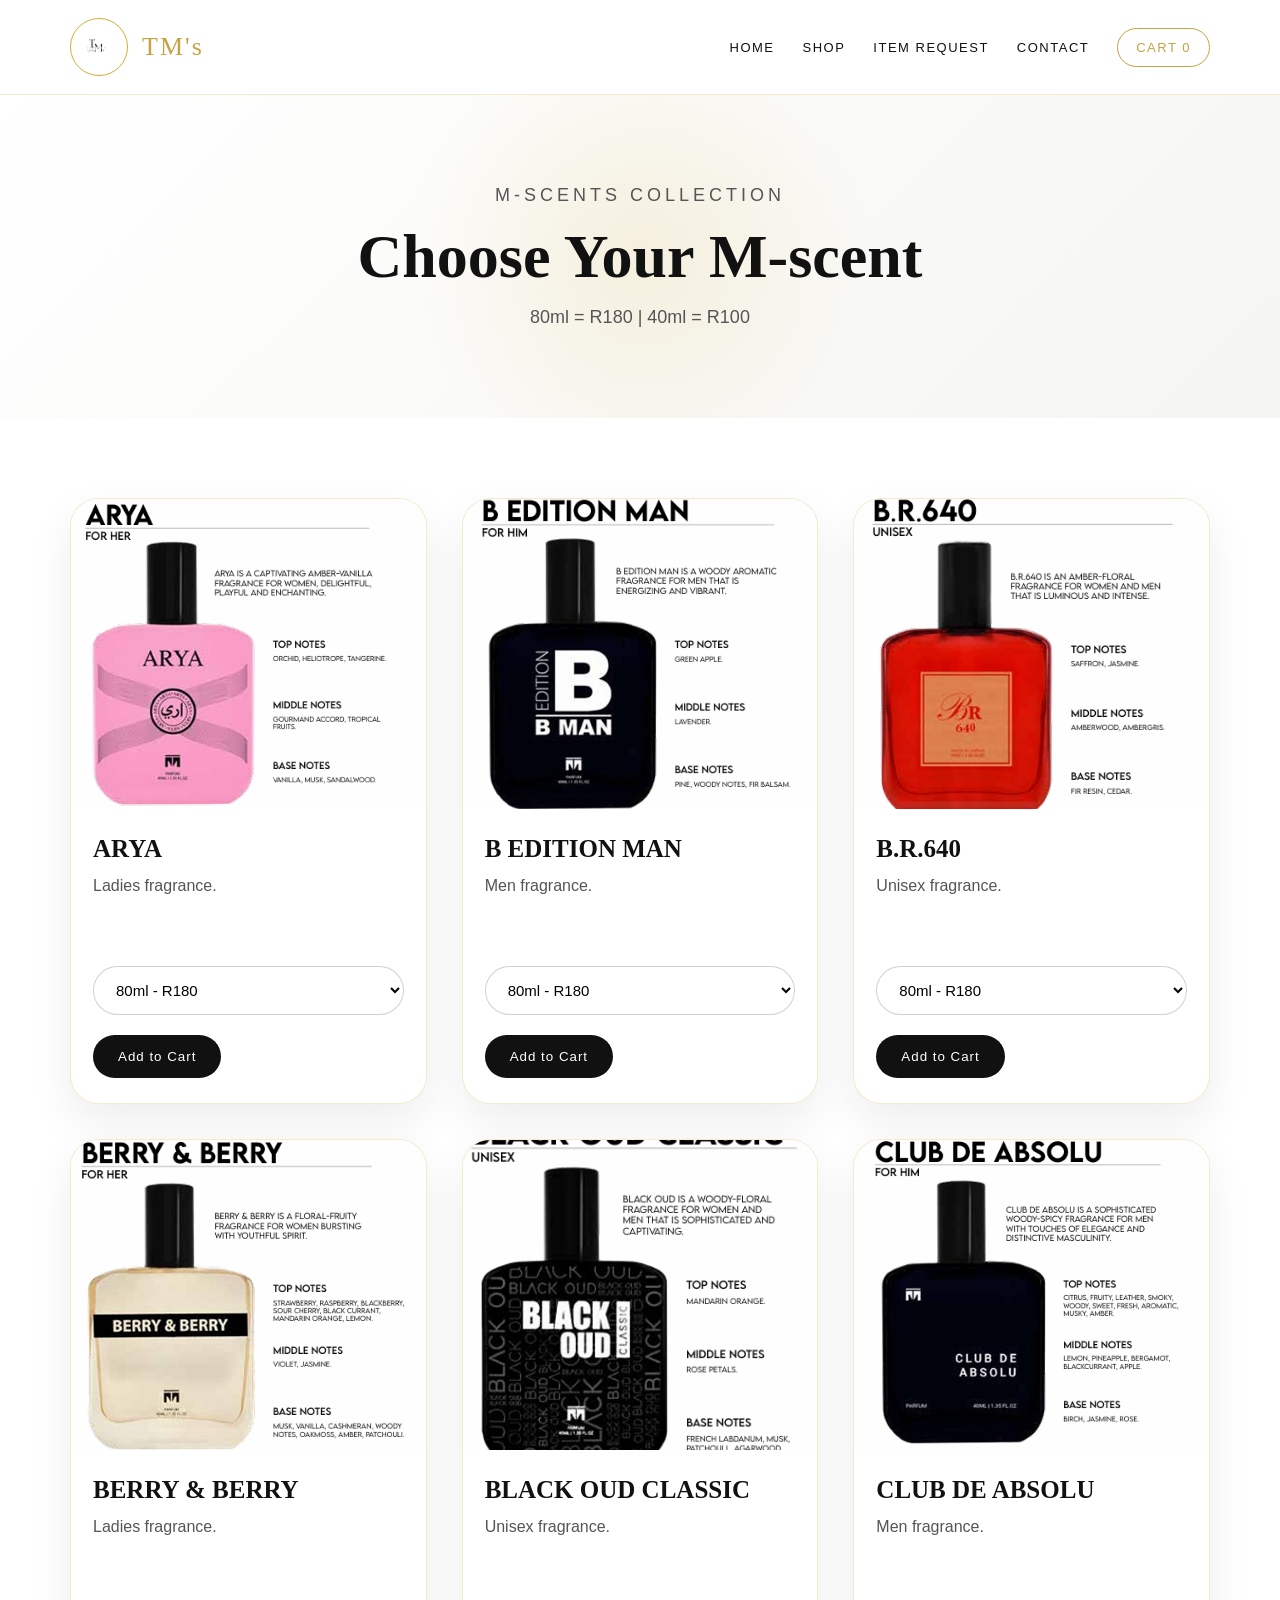
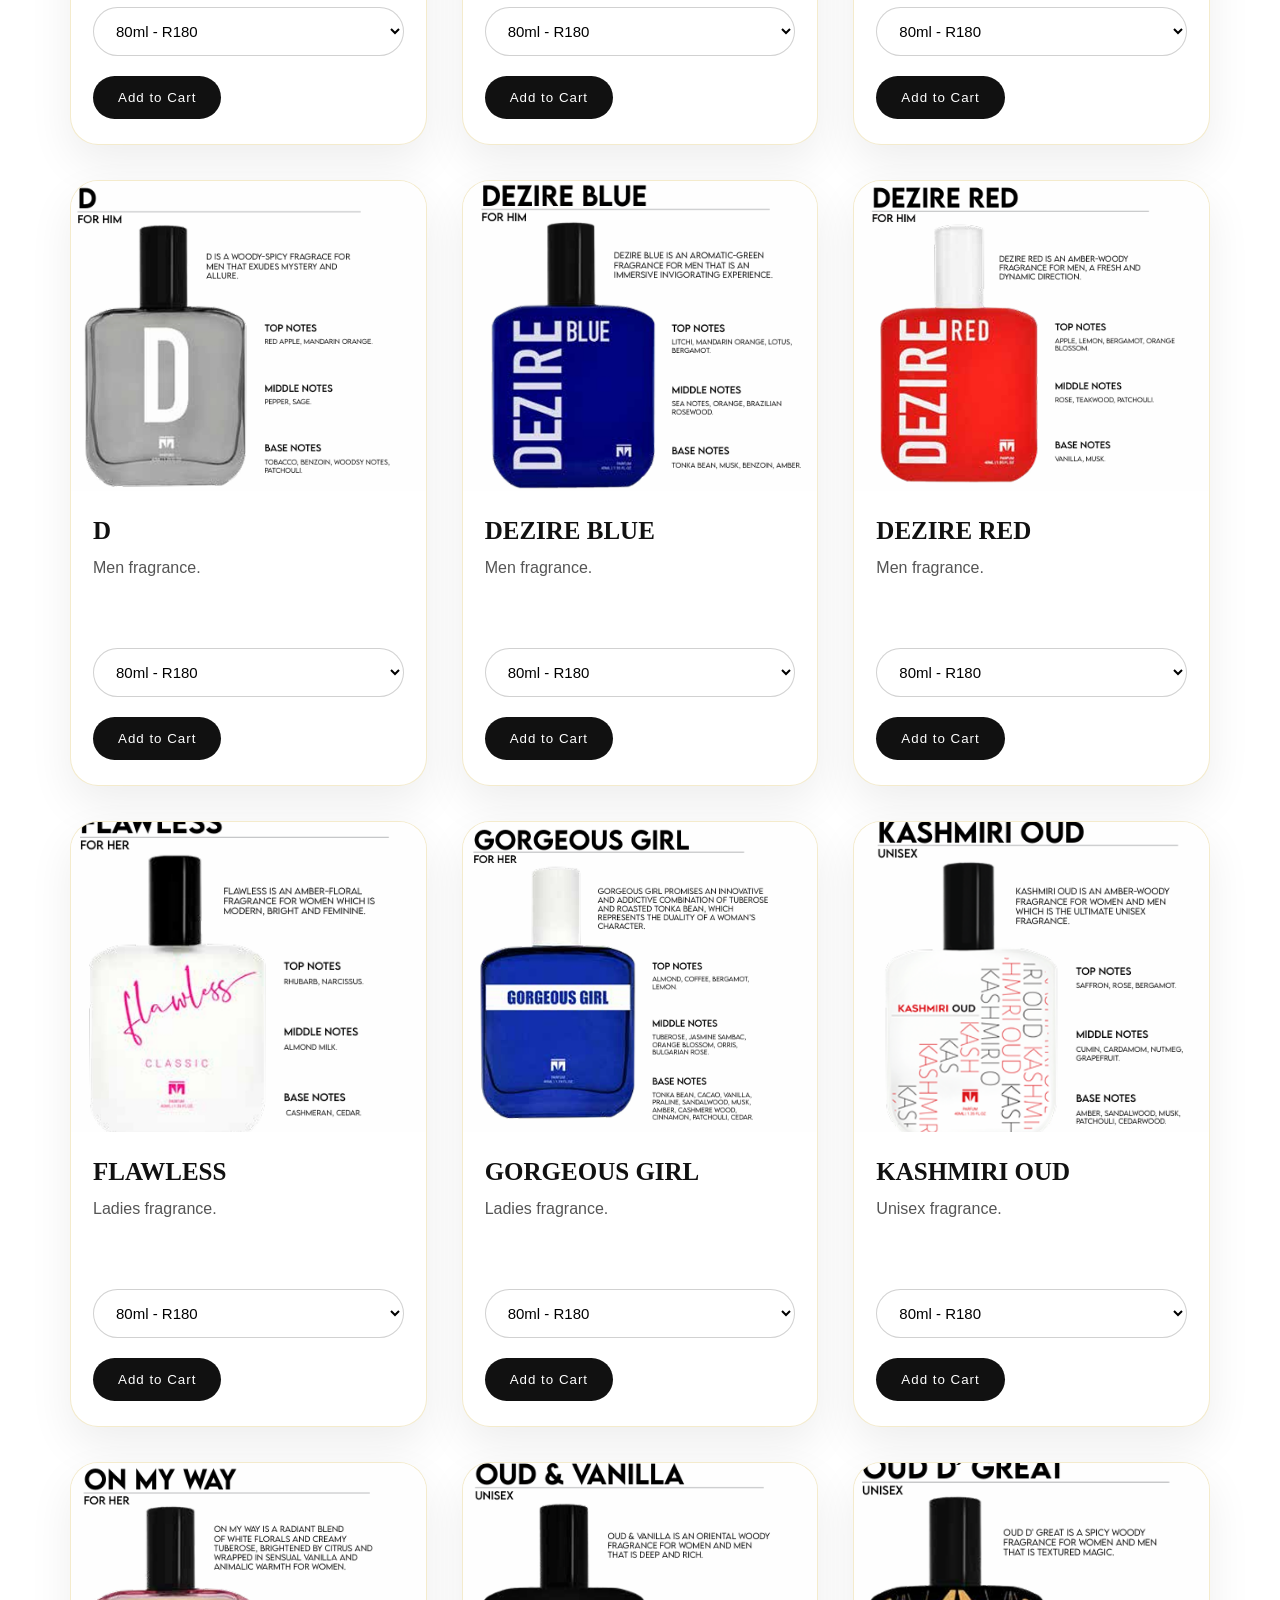
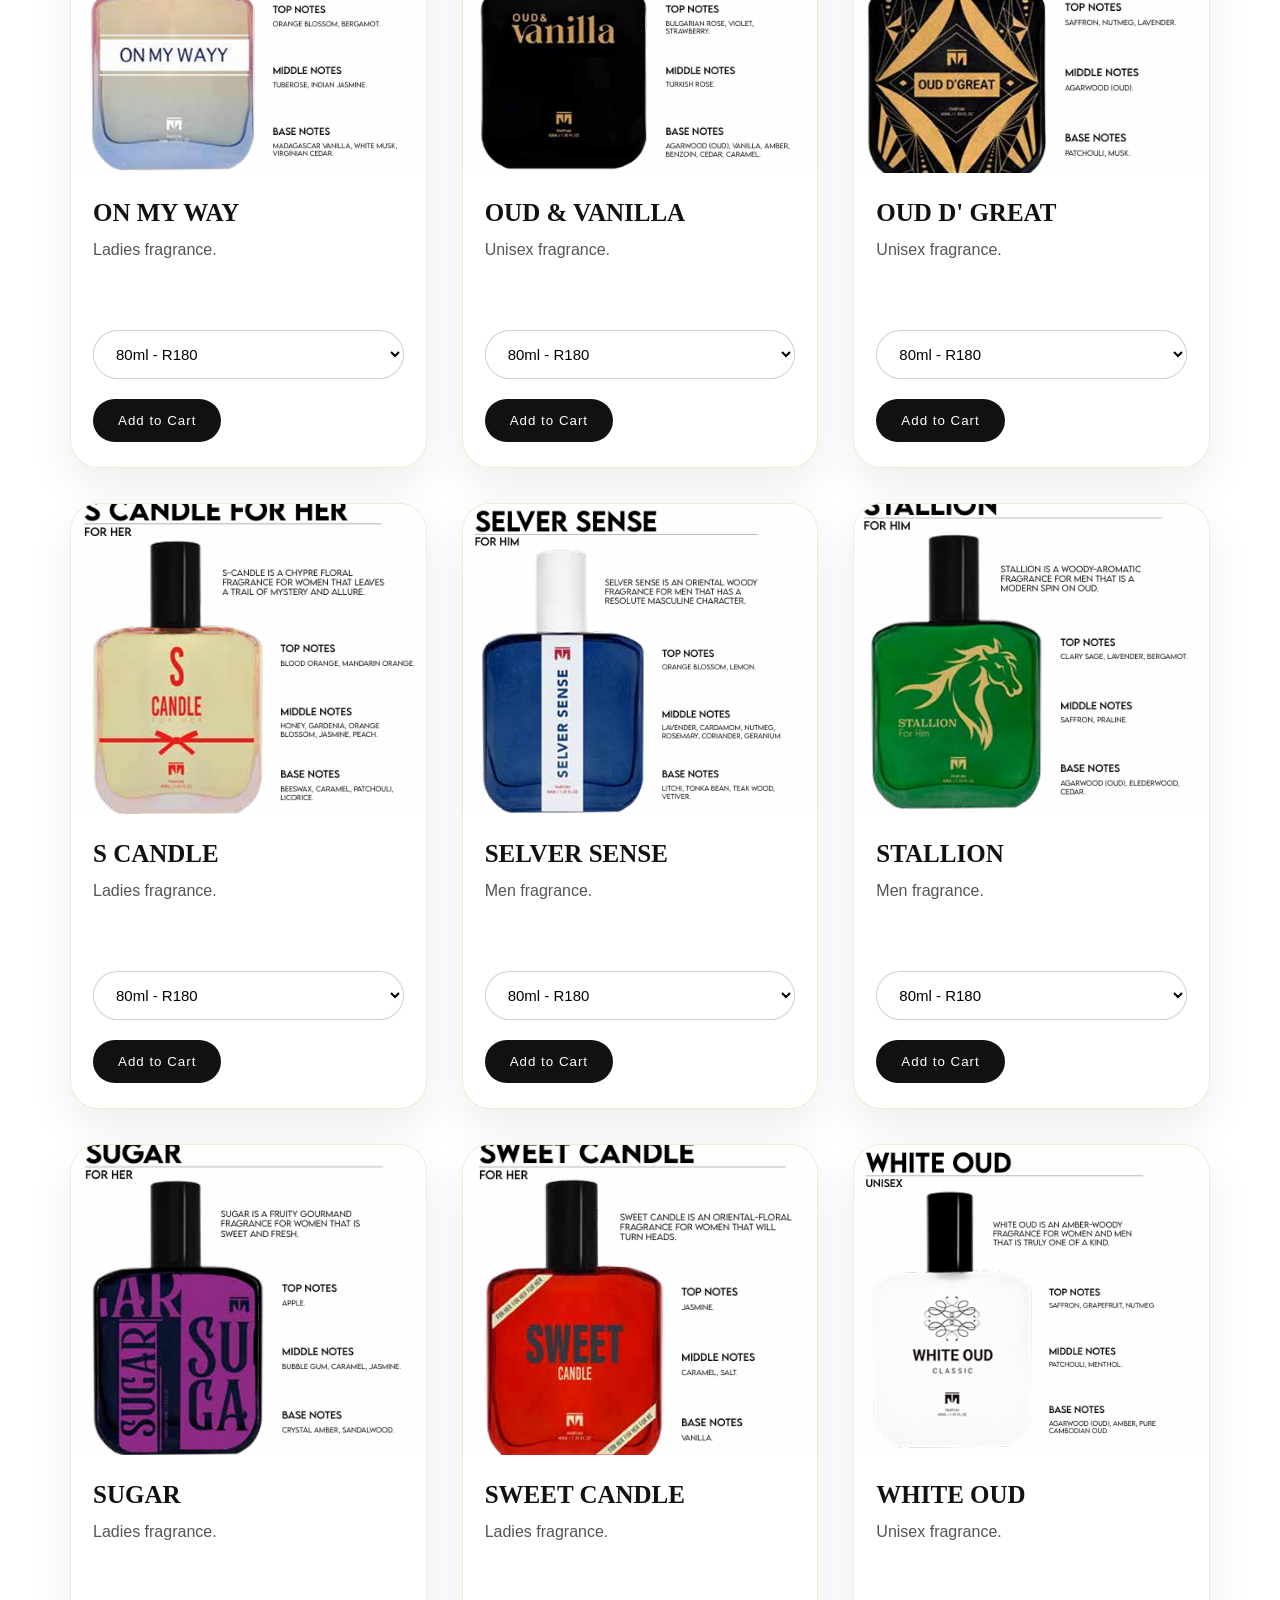
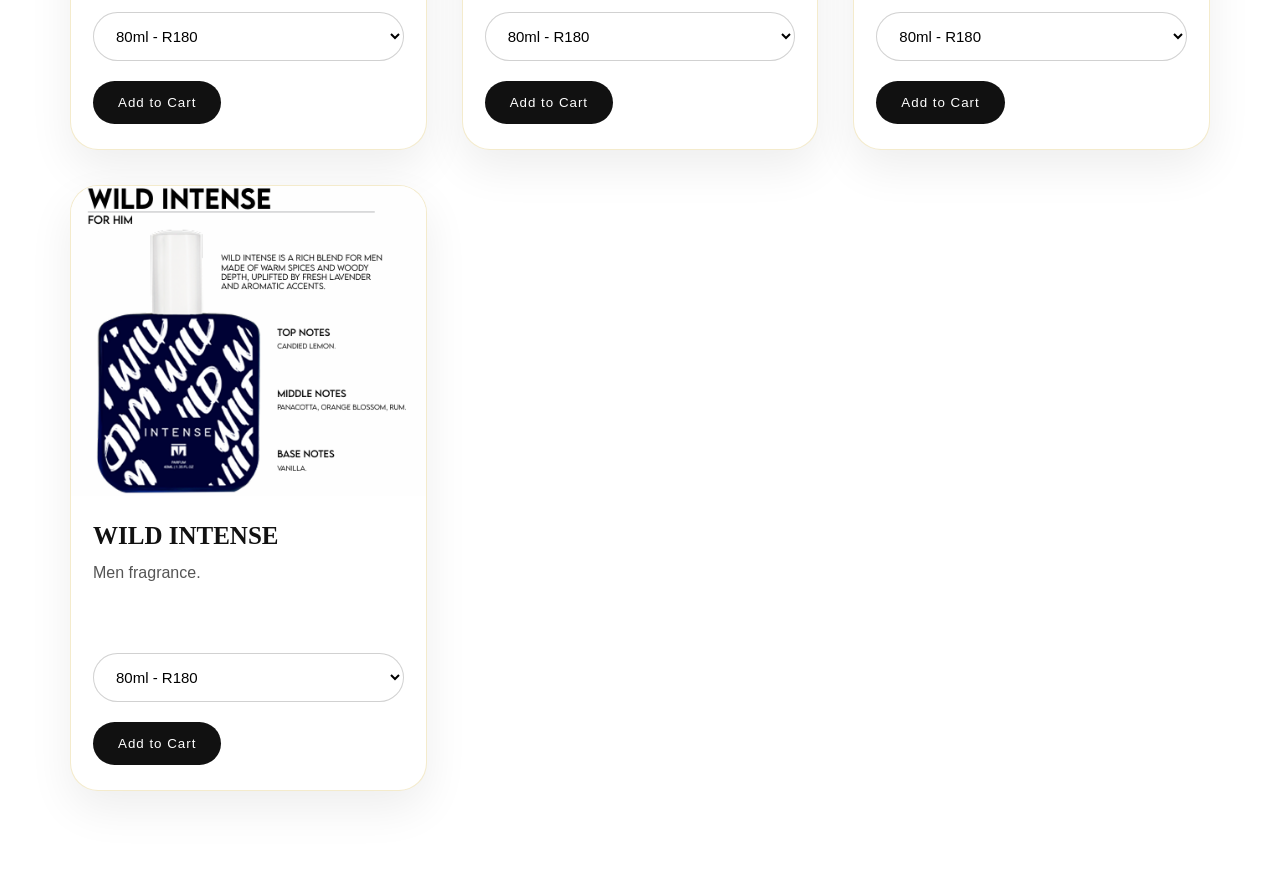
<file: mscents.html>
<!DOCTYPE html>
<html lang="en">
<head>
  <meta charset="UTF-8" />
  <meta name="viewport" content="width=device-width, initial-scale=1.0" />
  <title>M-scents | TM's Perfume Paradise</title>
  <link rel="stylesheet" href="style.css" />
</head>
<body>

  <nav class="navbar">
    <div class="logo">
      <img src="assets/logo.png" alt="TM Logo">
      <span>TM's</span>
    </div>

    <ul class="nav-links">
      <li><a href="index.html">Home</a></li>

      <li class="dropdown">
        <a href="#">Shop</a>
        <ul class="dropdown-menu">
          <li><a href="skincare.html">Skin Care</a></li>
          <li><a href="villa.html">Villa</a></li>
          <li><a href="mscents.html">M-scents</a></li>
          <li><a href="fine-fragrances.html">Fine Fragrances</a></li>
          <li><a href="dubai.html">Dubai Scents</a></li>
        </ul>
      </li>

      <li><a href="item-request.html">Item Request</a></li>
      <li><a href="contact.html">Contact</a></li>
      <li><a class="cart-btn" href="cart.html" onclick="openCart()">Cart <span id="cart-count">0</span></a></li>
    </ul>
  </nav>

  <section class="shop-hero">
    <p class="section-tag">M-scents Collection</p>
    <h1>Choose Your M-scent</h1>
    <p>80ml = R180 | 40ml = R100</p>
  </section>

  <section class="products-section">

    <div class="products-grid">

      <div class="product-card">
        <img src="assets/M scents/ARYA HER.png" alt="Arya Her">
        <h3>ARYA</h3>
        <p>Ladies fragrance.</p>
        <select class="size-select" id="arya-size">
          <option value="180">80ml - R180</option>
          <option value="100">40ml - R100</option>
        </select>
        <button onclick="addMscentsToCart('ARYA HER', 'arya-size')">Add to Cart</button>
      </div>

      <div class="product-card">
        <img src="assets/M scents/B EDITION MAN HIM.png" alt="B Edition Man Him">
        <h3>B EDITION MAN</h3>
        <p>Men fragrance.</p>
        <select class="size-select" id="b-edition-size">
          <option value="180">80ml - R180</option>
          <option value="100">40ml - R100</option>
        </select>
        <button onclick="addMscentsToCart('B EDITION MAN HIM', 'b-edition-size')">Add to Cart</button>
      </div>

      <div class="product-card">
        <img src="assets/M scents/B.R.640 UNI.png" alt="B.R.640 Uni">
        <h3>B.R.640</h3>
        <p>Unisex fragrance.</p>
        <select class="size-select" id="br640-size">
          <option value="180">80ml - R180</option>
          <option value="100">40ml - R100</option>
        </select>
        <button onclick="addMscentsToCart('B.R.640 UNI', 'br640-size')">Add to Cart</button>
      </div>

      <div class="product-card">
        <img src="assets/M scents/BERRY & BERRY HER.png" alt="Berry and Berry Her">
        <h3>BERRY & BERRY</h3>
        <p>Ladies fragrance.</p>
        <select class="size-select" id="berry-size">
          <option value="180">80ml - R180</option>
          <option value="100">40ml - R100</option>
        </select>
        <button onclick="addMscentsToCart('BERRY & BERRY HER', 'berry-size')">Add to Cart</button>
      </div>

      <div class="product-card">
        <img src="assets/M scents/Black oud classic uni.png" alt="Black Oud Classic Uni">
        <h3>BLACK OUD CLASSIC</h3>
        <p>Unisex fragrance.</p>
        <select class="size-select" id="black-oud-size">
          <option value="180">80ml - R180</option>
          <option value="100">40ml - R100</option>
        </select>
        <button onclick="addMscentsToCart('BLACK OUD CLASSIC UNI', 'black-oud-size')">Add to Cart</button>
      </div>

      <div class="product-card">
        <img src="assets/M scents/CLUB DE ABSOLU HIM.png" alt="Club De Absolu Him">
        <h3>CLUB DE ABSOLU</h3>
        <p>Men fragrance.</p>
        <select class="size-select" id="club-size">
          <option value="180">80ml - R180</option>
          <option value="100">40ml - R100</option>
        </select>
        <button onclick="addMscentsToCart('CLUB DE ABSOLU HIM', 'club-size')">Add to Cart</button>
      </div>

      <div class="product-card">
        <img src="assets/M scents/D HIM.png" alt="D Him">
        <h3>D</h3>
        <p>Men fragrance.</p>
        <select class="size-select" id="d-size">
          <option value="180">80ml - R180</option>
          <option value="100">40ml - R100</option>
        </select>
        <button onclick="addMscentsToCart('D HIM', 'd-size')">Add to Cart</button>
      </div>

      <div class="product-card">
        <img src="assets/M scents/DEZIRE BLUE HIM.png" alt="Dezire Blue Him">
        <h3>DEZIRE BLUE</h3>
        <p>Men fragrance.</p>
        <select class="size-select" id="dezire-blue-size">
          <option value="180">80ml - R180</option>
          <option value="100">40ml - R100</option>
        </select>
        <button onclick="addMscentsToCart('DEZIRE BLUE HIM', 'dezire-blue-size')">Add to Cart</button>
      </div>

      <div class="product-card">
        <img src="assets/M scents/DEZIRE RED HIM.png" alt="Dezire Red Him">
        <h3>DEZIRE RED</h3>
        <p>Men fragrance.</p>
        <select class="size-select" id="dezire-red-size">
          <option value="180">80ml - R180</option>
          <option value="100">40ml - R100</option>
        </select>
        <button onclick="addMscentsToCart('DEZIRE RED HIM', 'dezire-red-size')">Add to Cart</button>
      </div>

      <div class="product-card">
        <img src="assets/M scents/FLAWLESS HER.png" alt="Flawless Her">
        <h3>FLAWLESS</h3>
        <p>Ladies fragrance.</p>
        <select class="size-select" id="flawless-size">
          <option value="180">80ml - R180</option>
          <option value="100">40ml - R100</option>
        </select>
        <button onclick="addMscentsToCart('FLAWLESS HER', 'flawless-size')">Add to Cart</button>
      </div>

      <div class="product-card">
        <img src="assets/M scents/GORGEOUS GILR HER.png" alt="Gorgeous Girl Her">
        <h3>GORGEOUS GIRL</h3>
        <p>Ladies fragrance.</p>
        <select class="size-select" id="gorgeous-size">
          <option value="180">80ml - R180</option>
          <option value="100">40ml - R100</option>
        </select>
        <button onclick="addMscentsToCart('GORGEOUS GIRL HER', 'gorgeous-size')">Add to Cart</button>
      </div>

      <div class="product-card">
        <img src="assets/M scents/KASHMIRI OUD UNI.png" alt="Kashmiri Oud Uni">
        <h3>KASHMIRI OUD</h3>
        <p>Unisex fragrance.</p>
        <select class="size-select" id="kashmiri-size">
          <option value="180">80ml - R180</option>
          <option value="100">40ml - R100</option>
        </select>
        <button onclick="addMscentsToCart('KASHMIRI OUD UNI', 'kashmiri-size')">Add to Cart</button>
      </div>

      <div class="product-card">
        <img src="assets/M scents/ON MY WAY HER.png" alt="On My Way Her">
        <h3>ON MY WAY</h3>
        <p>Ladies fragrance.</p>
        <select class="size-select" id="on-my-way-size">
          <option value="180">80ml - R180</option>
          <option value="100">40ml - R100</option>
        </select>
        <button onclick="addMscentsToCart('ON MY WAY HER', 'on-my-way-size')">Add to Cart</button>
      </div>

      <div class="product-card">
        <img src="assets/M scents/OUD & VANILLA UNI.png" alt="Oud and Vanilla Uni">
        <h3>OUD & VANILLA</h3>
        <p>Unisex fragrance.</p>
        <select class="size-select" id="oud-vanilla-size">
          <option value="180">80ml - R180</option>
          <option value="100">40ml - R100</option>
        </select>
        <button onclick="addMscentsToCart('OUD & VANILLA UNI', 'oud-vanilla-size')">Add to Cart</button>
      </div>

      <div class="product-card">
        <img src="assets/M scents/OUD D' GREAT UNI.png" alt="Oud D' Great Uni">
        <h3>OUD D' GREAT</h3>
        <p>Unisex fragrance.</p>
        <select class="size-select" id="oud-great-size">
          <option value="180">80ml - R180</option>
          <option value="100">40ml - R100</option>
        </select>
        <button onclick="addMscentsToCart('OUD D’ GREAT UNI', 'oud-great-size')">Add to Cart</button>
      </div>

      <div class="product-card">
        <img src="assets/M scents/S CANDLE FOR HER.png" alt="S Candle For Her">
        <h3>S CANDLE</h3>
        <p>Ladies fragrance.</p>
        <select class="size-select" id="s-candle-size">
          <option value="180">80ml - R180</option>
          <option value="100">40ml - R100</option>
        </select>
        <button onclick="addMscentsToCart('S CANDLE FOR HER', 's-candle-size')">Add to Cart</button>
      </div>

      <div class="product-card">
        <img src="assets/M scents/SELVER SENSE HIM.png" alt="Selver Sense Him">
        <h3>SELVER SENSE</h3>
        <p>Men fragrance.</p>
        <select class="size-select" id="selver-size">
          <option value="180">80ml - R180</option>
          <option value="100">40ml - R100</option>
        </select>
        <button onclick="addMscentsToCart('SELVER SENSE HIM', 'selver-size')">Add to Cart</button>
      </div>

      <div class="product-card">
        <img src="assets/M scents/STALLION HIM.png" alt="Stallion Him">
        <h3>STALLION</h3>
        <p>Men fragrance.</p>
        <select class="size-select" id="stallion-size">
          <option value="180">80ml - R180</option>
          <option value="100">40ml - R100</option>
        </select>
        <button onclick="addMscentsToCart('STALLION HIM', 'stallion-size')">Add to Cart</button>
      </div>

      <div class="product-card">
        <img src="assets/M scents/SUGAR HER.png" alt="Sugar Her">
        <h3>SUGAR</h3>
        <p>Ladies fragrance.</p>
        <select class="size-select" id="sugar-size">
          <option value="180">80ml - R180</option>
          <option value="100">40ml - R100</option>
        </select>
        <button onclick="addMscentsToCart('SUGAR HER', 'sugar-size')">Add to Cart</button>
      </div>

      <div class="product-card">
        <img src="assets/M scents/SWEET CANDLE.png" alt="Sweet Candle">
        <h3>SWEET CANDLE</h3>
        <p>Ladies fragrance.</p>
        <select class="size-select" id="sweet-candle-size">
          <option value="180">80ml - R180</option>
          <option value="100">40ml - R100</option>
        </select>
        <button onclick="addMscentsToCart('SWEET CANDLE', 'sweet-candle-size')">Add to Cart</button>
      </div>

      <div class="product-card">
        <img src="assets/M scents/WHITE OUD UNI.png" alt="White Oud Uni">
        <h3>WHITE OUD</h3>
        <p>Unisex fragrance.</p>
        <select class="size-select" id="white-oud-size">
          <option value="180">80ml - R180</option>
          <option value="100">40ml - R100</option>
        </select>
        <button onclick="addMscentsToCart('WHITE OUD UNI', 'white-oud-size')">Add to Cart</button>
      </div>

      <div class="product-card">
        <img src="assets/M scents/WILD INTENSE HIM.png" alt="Wild Intense Him">
        <h3>WILD INTENSE</h3>
        <p>Men fragrance.</p>
        <select class="size-select" id="wild-intense-size">
          <option value="180">80ml - R180</option>
          <option value="100">40ml - R100</option>
        </select>
        <button onclick="addMscentsToCart('WILD INTENSE HIM', 'wild-intense-size')">Add to Cart</button>
      </div>

    </div>
  </section>

  <div class="cart-panel" id="cart-panel">
    <div class="cart-box">
      <button class="close-cart" onclick="closeCart()">×</button>
      <h2>Your Cart</h2>
      <div id="cart-items"></div>
      <h3 id="cart-total">Total: R0</h3>
      <button class="checkout-btn" onclick="checkoutWhatsApp()">
  Checkout via WhatsApp
</button>
      <button class="clear-btn" onclick="clearCart()">Clear Cart</button>
    </div>
  </div>

  <script src="script.js"></script>
</body>
</html>
</file>
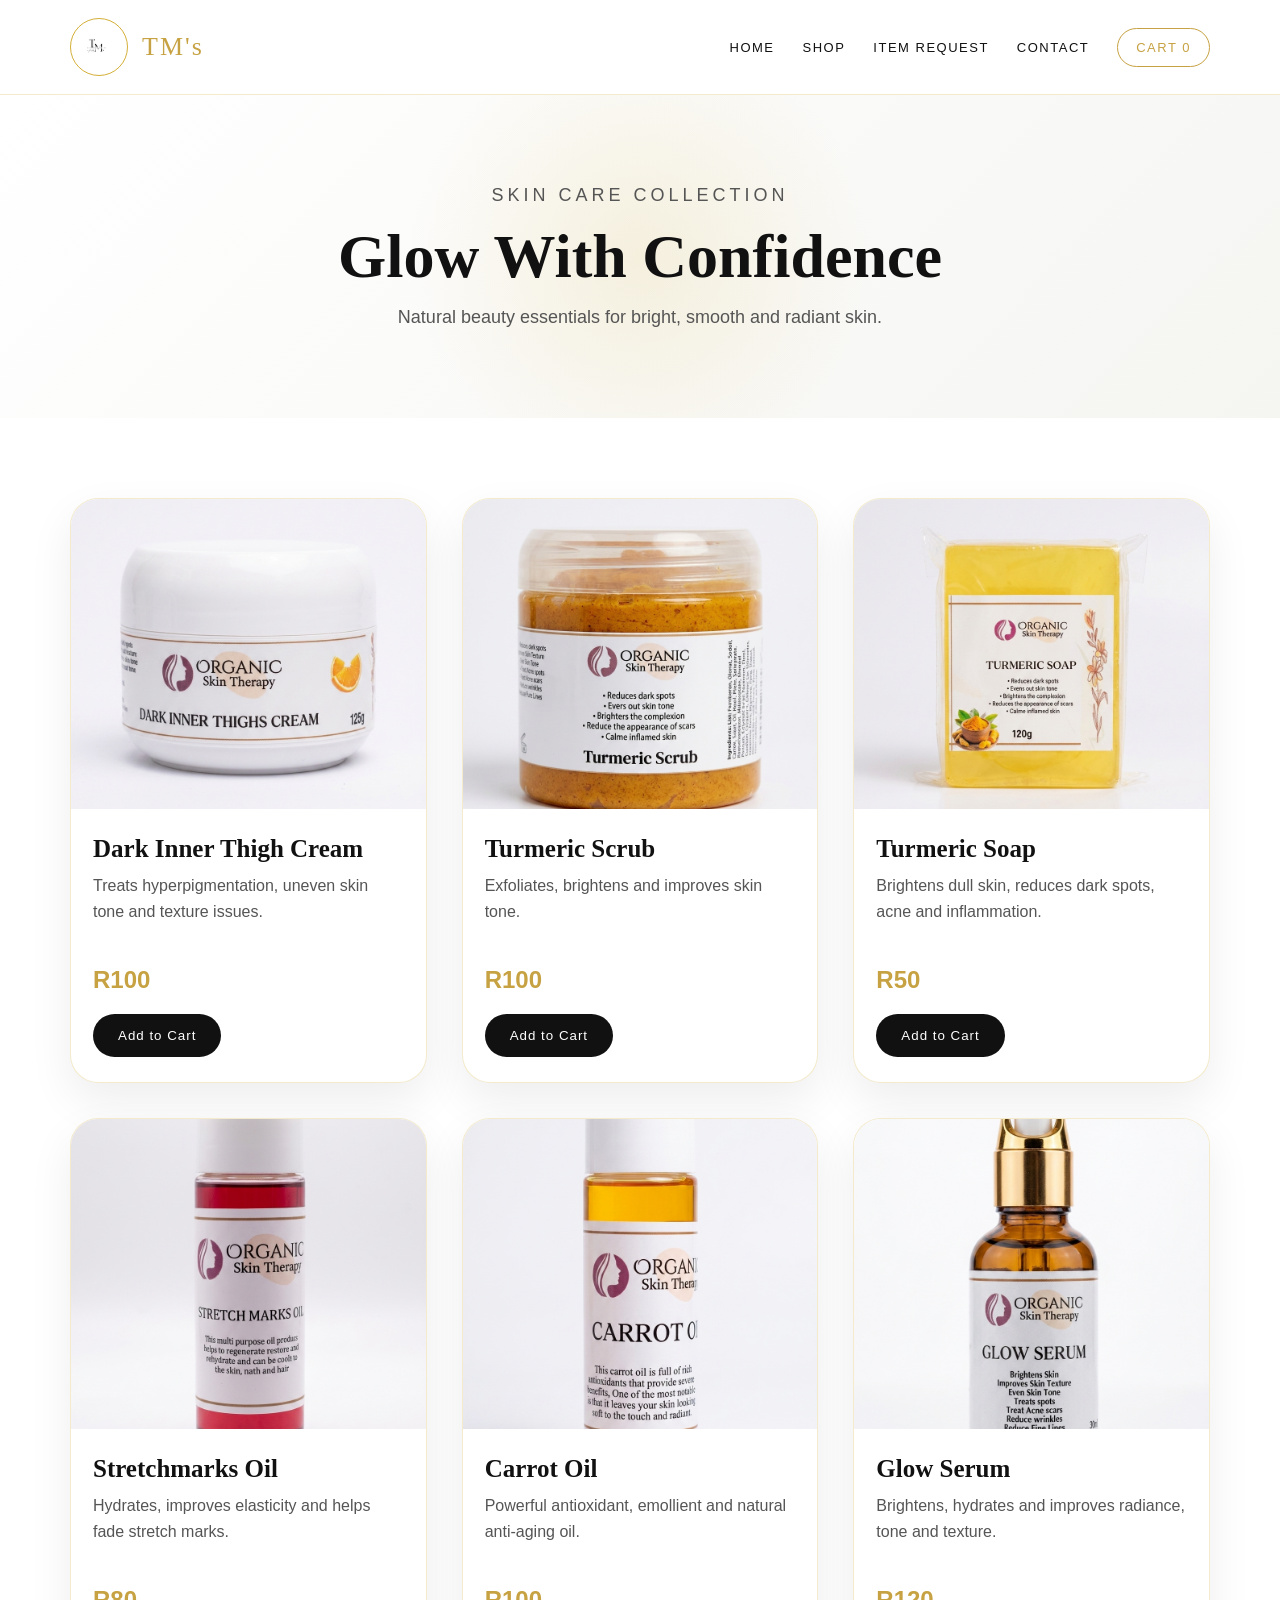
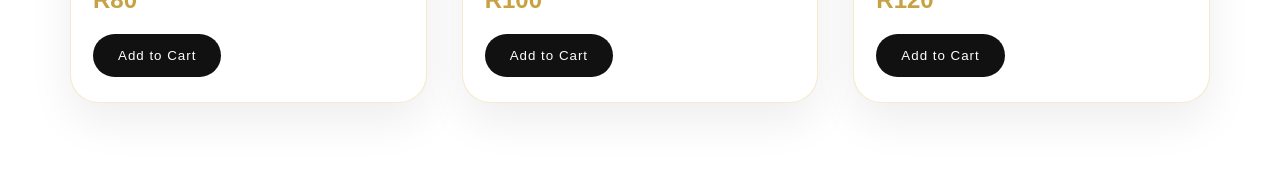
<file: skincare.html>
<!DOCTYPE html>
<html lang="en">
<head>
  <meta charset="UTF-8" />
  <meta name="viewport" content="width=device-width, initial-scale=1.0" />
  <title>Skin Care | TM's Perfume Paradise</title>
  <link rel="stylesheet" href="style.css" />
</head>
<body>

  <nav class="navbar">
    <div class="logo">
      <img src="assets/logo.png" alt="TM Logo">
      <span>TM's</span>
    </div>

    <ul class="nav-links">
      <li><a href="index.html">Home</a></li>

      <li class="dropdown">
        <a href="shop.html">Shop</a>
        <ul class="dropdown-menu">
          <li><a href="skincare.html">Skin Care</a></li>
          <li><a href="villa.html">Villa</a></li>
          <li><a href="mscents.html">M-scents</a></li>
          <li><a href="fine-fragrances.html">Fine Fragrances</a></li>
          <li><a href="dubai.html">Dubai Scents</a></li>
        </ul>
      </li>

      <li><a href="item-request.html">Item Request</a></li>
      <li><a href="contact.html">Contact</a></li>
      <li><a class="cart-btn" href="cart.html" onclick="openCart()">Cart <span id="cart-count">0</span></a></li>
    </ul>
  </nav>

  <section class="shop-hero">
    <p class="section-tag">Skin Care Collection</p>
    <h1>Glow With Confidence</h1>
    <p>Natural beauty essentials for bright, smooth and radiant skin.</p>
  </section>

  <section class="products-section">
    <div class="products-grid">

      <div class="product-card">
        <img src="assets/skincare/cream.png" alt="Dark Inner Thigh Cream">
        <h3>Dark Inner Thigh Cream</h3>
        <p>Treats hyperpigmentation, uneven skin tone and texture issues.</p>
        <h4>R100</h4>
        <button onclick="addToCart('Dark Inner Thigh Cream', 100)">Add to Cart</button>
      </div>

      <div class="product-card">
        <img src="assets/skincare/scrub.png" alt="Turmeric Scrub">
        <h3>Turmeric Scrub</h3>
        <p>Exfoliates, brightens and improves skin tone.</p>
        <h4>R100</h4>
        <button onclick="addToCart('Turmeric Scrub', 100)">Add to Cart</button>
      </div>

      <div class="product-card">
        <img src="assets/skincare/soap.png" alt="Turmeric Soap">
        <h3>Turmeric Soap</h3>
        <p>Brightens dull skin, reduces dark spots, acne and inflammation.</p>
        <h4>R50</h4>
        <button onclick="addToCart('Turmeric Soap', 50)">Add to Cart</button>
      </div>

      <div class="product-card">
        <img src="assets/skincare/marks.png" alt="Stretchmarks Oil">
        <h3>Stretchmarks Oil</h3>
        <p>Hydrates, improves elasticity and helps fade stretch marks.</p>
        <h4>R80</h4>
        <button onclick="addToCart('Stretchmarks Oil', 80)">Add to Cart</button>
      </div>

      <div class="product-card">
        <img src="assets/skincare/carrot.png" alt="Carrot Oil">
        <h3>Carrot Oil</h3>
        <p>Powerful antioxidant, emollient and natural anti-aging oil.</p>
        <h4>R100</h4>
        <button onclick="addToCart('Carrot Oil', 100)">Add to Cart</button>
      </div>

      <div class="product-card">
        <img src="assets/skincare/glow.png" alt="Glow Serum">
        <h3>Glow Serum</h3>
        <p>Brightens, hydrates and improves radiance, tone and texture.</p>
        <h4>R120</h4>
        <button onclick="addToCart('Glow Serum', 120)">Add to Cart</button>
      </div>

    </div>
  </section>

  <div class="cart-panel" id="cart-panel">
    <div class="cart-box">
      <button class="close-cart" onclick="closeCart()">×</button>
      <h2>Your Cart</h2>
      <div id="cart-items"></div>
      <h3 id="cart-total">Total: R0</h3>
<button class="checkout-btn" onclick="checkoutWhatsApp()">
  Checkout via WhatsApp
</button>
      <button class="clear-btn" onclick="clearCart()">Clear Cart</button>
    </div>
  </div>

  <script src="script.js"></script>
</body>
</html>
</file>
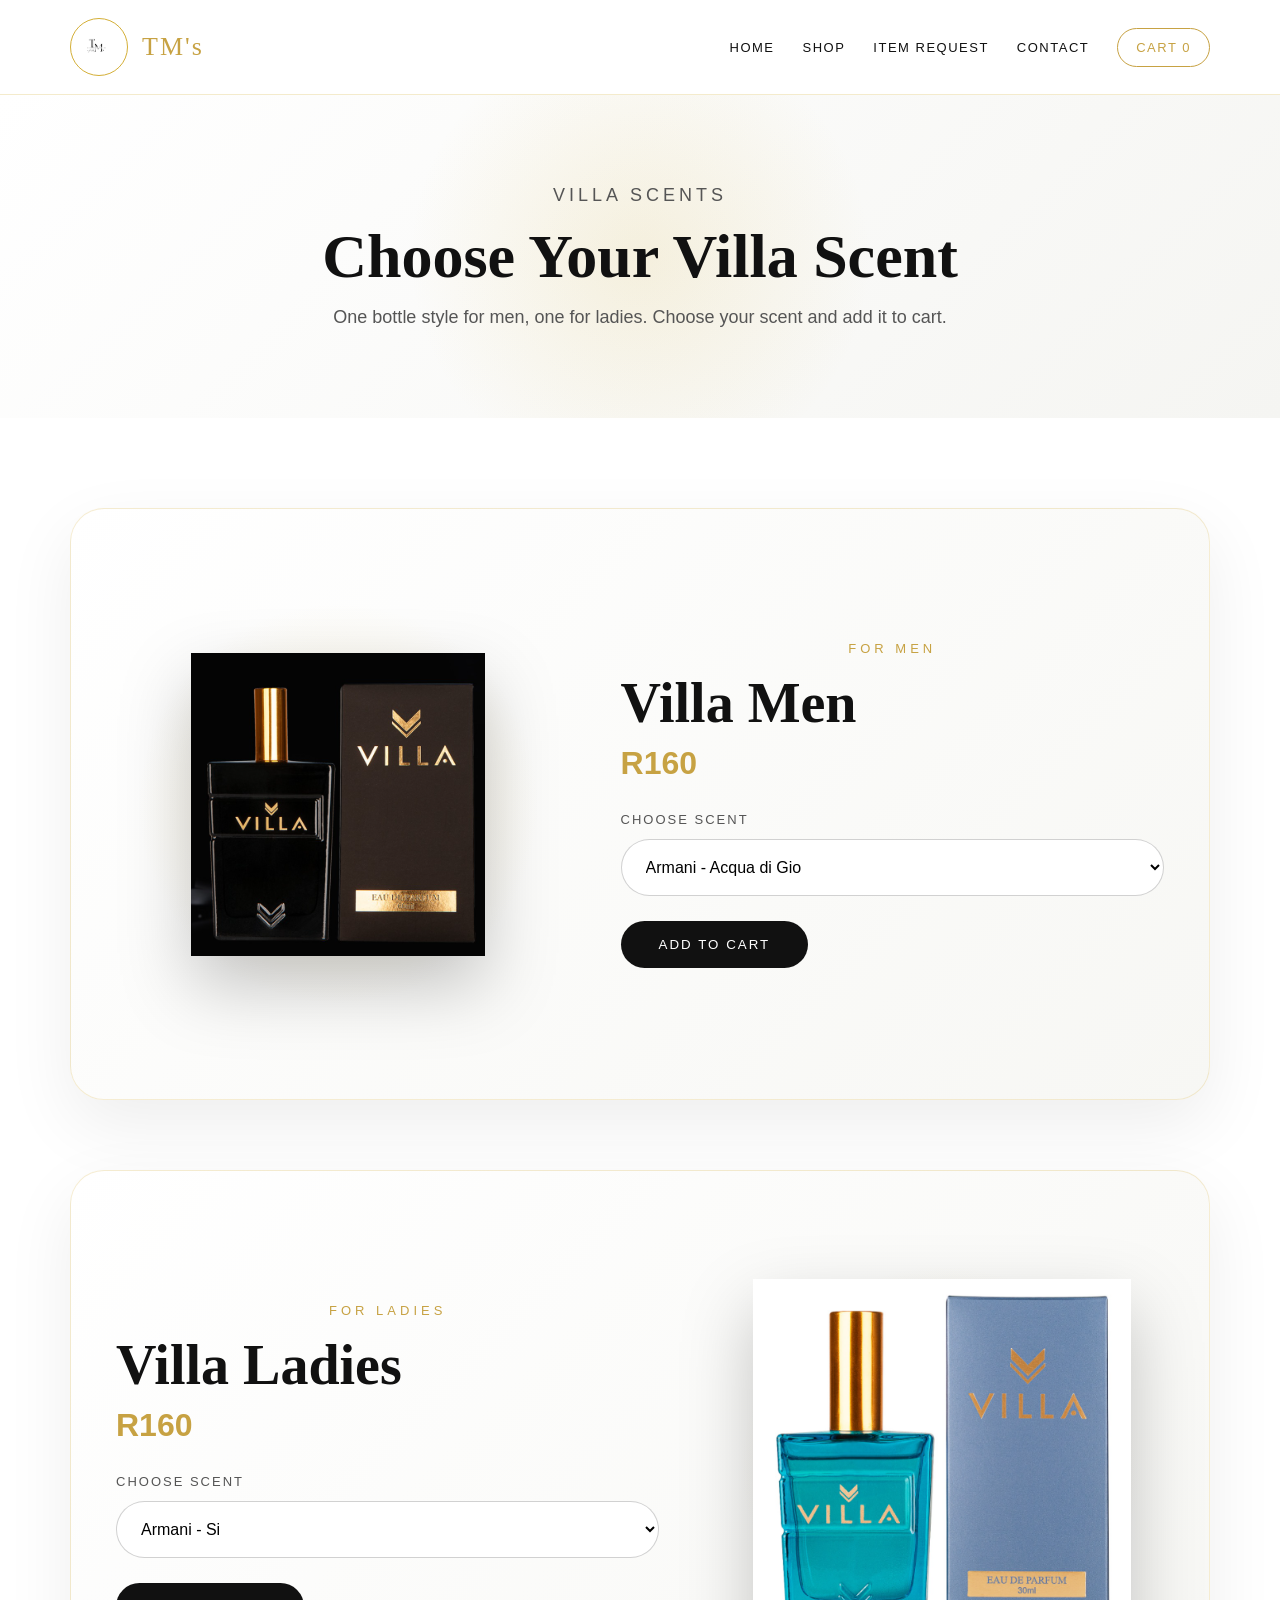
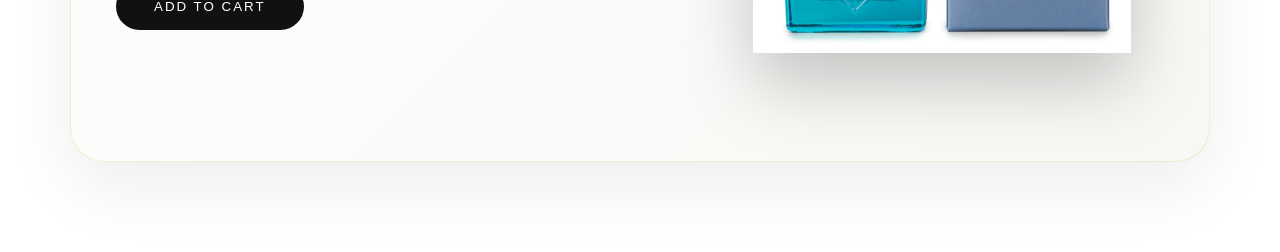
<file: villa.html>
<!DOCTYPE html>
<html lang="en">
<head>
  <meta charset="UTF-8" />
  <meta name="viewport" content="width=device-width, initial-scale=1.0" />
  <title>Villa Scents | TM's Perfume Paradise</title>
  <link rel="stylesheet" href="style.css" />
</head>
<body>

  <nav class="navbar">
    <div class="logo">
      <img src="assets/logo.png" alt="TM Logo">
      <span>TM's</span>
    </div>

    <ul class="nav-links">
      <li><a href="index.html">Home</a></li>

      <li class="dropdown">
        <a href="#">Shop</a>
        <ul class="dropdown-menu">
          <li><a href="skincare.html">Skin Care</a></li>
          <li><a href="villa.html">Villa</a></li>
          <li><a href="mscents.html">M-scents</a></li>
          <li><a href="fine-fragrances.html">Fine Fragrances</a></li>
          <li><a href="dubai.html">Dubai Scents</a></li>
        </ul>
      </li>

      <li><a href="item-request.html">Item Request</a></li>
      <li><a href="contact.html">Contact</a></li>
      <li><a class="cart-btn" href="cart.html" onclick="openCart()">Cart <span id="cart-count">0</span></a></li>
    </ul>
  </nav>

  <section class="shop-hero">
    <p class="section-tag">Villa Scents</p>
    <h1>Choose Your Villa Scent</h1>
    <p>One bottle style for men, one for ladies. Choose your scent and add it to cart.</p>
  </section>

  <section class="villa-section">

    <div class="villa-product">
      <div class="villa-image">
        <img src="assets/villa/MEN.png" alt="Villa Men Bottle">
      </div>

      <div class="villa-details">
        <p class="section-tag">For Men</p>
        <h2>Villa Men</h2>
        <h3>R160</h3>

        <label>Choose scent</label>
        <select id="men-scent">
          <option>Armani - Acqua di Gio</option>
          <option>Armani - Black Code</option>
          <option>Armani - Verona</option>
          <option>Antonio Banderas - Seduction</option>
          <option>Azzaro - Wanted</option>
          <option>Bvlgari - Man</option>
          <option>Boss - Bottled</option>
          <option>Baccarat Rouge</option>
          <option>Carolina Herrera - 212 VIP</option>
          <option>Carolina Herrera - 212 Sexy Men</option>
          <option>Chanel - Bleu de Chanel</option>
          <option>Diesel - Bad</option>
          <option>Diesel - Only the Brave</option>
          <option>Diesel - No Limits</option>
          <option>Dior - Oud Ispahan</option>
          <option>D&G - Light Blue</option>
          <option>Dunhill - Blue</option>
          <option>Dunhill - Desire</option>
          <option>Dunhill - Black</option>
          <option>Dunhill - Icon</option>
          <option>Dior - Nino</option>
          <option>Dior - Sauvage</option>
          <option>Givenchy - Just Gentleman</option>
          <option>Gucci - Gucci by Gucci</option>
          <option>Gucci - Oud Intense</option>
          <option>Hugo Boss - Hugo</option>
          <option>Hugo Boss - Red</option>
          <option>Hugo Boss - Orange</option>
          <option>Hugo Boss - Original</option>
          <option>Issey Miyake - Pour Homme</option>
          <option>JPG - Scandal</option>
          <option>Kilian - Black Phantom</option>
          <option>Lacoste - Essential</option>
          <option>Mont Blanc - Legend</option>
          <option>Montale - Intense Café</option>
          <option>Montale - Black Oud</option>
          <option>MFK - Oud Satin Mood</option>
          <option>MFK - Grand Soir</option>
          <option>Night in Arabia</option>
          <option>Paco Rabanne - 1 Million</option>
          <option>Paco Rabanne - Pure XS</option>
          <option>Paco Rabanne - Black XS</option>
          <option>Paco Rabanne - Invictus</option>
          <option>Polo - Sport</option>
          <option>Ralph Lauren - Polo</option>
          <option>Tom Ford - Noir</option>
          <option>Tom Ford - Oud Wood</option>
          <option>Tom Ford - Tobacco</option>
          <option>Tzar</option>
          <option>White Oud</option>
          <option>Versace - Pour Homme</option>
          <option>Versace - Blue Jeans</option>
          <option>YSL - Kouros Silver</option>
          <option>YSL - M7</option>
        </select>

        <button onclick="addVillaToCart('Villa Men', 'men-scent')">Add to Cart</button>
      </div>
    </div>

    <div class="villa-product reverse">
      <div class="villa-image">
        <img src="assets/villa/WEMEN.png" alt="Villa Ladies Bottle">
      </div>

      <div class="villa-details">
        <p class="section-tag">For Ladies</p>
        <h2>Villa Ladies</h2>
        <h3>R160</h3>

        <label>Choose scent</label>
        <select id="ladies-scent">
          <option>Armani - Si</option>
          <option>Armani - Caribelle</option>
          <option>Armani - Clave</option>
          <option>Armani - My Way</option>
          <option>Beyonce - Heat</option>
          <option>Britney - Fantasy</option>
          <option>Baccarat Rouge</option>
          <option>Dior - Oud Ispahan</option>
          <option>Carolina Herrera - Good Girl</option>
          <option>Chanel Coco - Mademoiselle</option>
          <option>Christian Dior - Hypnotic Poison</option>
          <option>Christian Dior - J'adore</option>
          <option>DKNY - Delicious</option>
          <option>DKNY - Tempted</option>
          <option>D&G - Light Blue</option>
          <option>Elie Saab - Girl of Now</option>
          <option>Elizabeth Arden - Red Door</option>
          <option>Estee Lauder - Pleasures</option>
          <option>Gabrielle Meal - New York</option>
          <option>Gabrielle Meal - London</option>
          <option>Gucci - Oud Intense</option>
          <option>Gucci - Rush</option>
          <option>Issey Miyake - L'eau D'Issey</option>
          <option>Jimmy Choo</option>
          <option>JPG - Scandal</option>
          <option>JPG - La Belle</option>
          <option>Kilian - Love Don't Be Shy</option>
          <option>Kilian - Black Phantom</option>
          <option>Lancome - La Vie Est Belle</option>
          <option>Lacoste - Touch of Pink</option>
          <option>Michael Kors - First Love</option>
          <option>Michael Kors - Soft Kisses</option>
          <option>Michael Kors - Rossi</option>
          <option>Montale - Intense Café</option>
          <option>MFK - Grand Soir</option>
          <option>MFK - Oud Satin Mood</option>
          <option>Nicki Minaj - Pink Friday</option>
          <option>Narcisse - Chloe</option>
          <option>Paco Rabanne - Olympea</option>
          <option>Paco Rabanne - Lady Million</option>
          <option>Roberto Cavalli - Aqua</option>
          <option>Thierry Mugler - Alien</option>
          <option>Tom Ford Black - Aimee</option>
          <option>Tom Ford Black - Orchid</option>
          <option>Tom Ford Black - Sweet Aura</option>
          <option>Thierry Mugler - Angel</option>
          <option>Versace - Eclat</option>
          <option>Versace - Crystal Noir</option>
          <option>YSL - Black Opium</option>
          <option>YSL - Libre</option>
          <option>Kim Kardashian - Celebrated</option>
          <option>Louis Vuitton - Sophisticated</option>
          <option>Carolina Herrera - 212 VIP</option>
          <option>White Oud</option>
        </select>

        <button onclick="addVillaToCart('Villa Ladies', 'ladies-scent')">Add to Cart</button>
      </div>
    </div>

  </section>

  <div class="cart-panel" id="cart-panel">
    <div class="cart-box">
      <button class="close-cart" onclick="closeCart()">×</button>
      <h2>Your Cart</h2>
      <div id="cart-items"></div>
      <h3 id="cart-total">Total: R0</h3>
<button class="checkout-btn" onclick="checkoutWhatsApp()">
  Checkout via WhatsApp
</button>
      <button class="clear-btn" onclick="clearCart()">Clear Cart</button>
    </div>
  </div>

  <script src="script.js"></script>
</body>
</html>
</file>
<file: style.css>
*{
  margin: 0;
  padding: 0;
  box-sizing: border-box;
}

body{
  background: #f8f8f6;
  color: #111;
  font-family: Arial, Helvetica, sans-serif;
  overflow-x: hidden;
}

/* NAVBAR */

.navbar{
  width: 100%;
  background: rgba(255,255,255,0.96);
  border-bottom: 1px solid rgba(212,175,55,0.25);
  box-shadow: 0 10px 30px rgba(0,0,0,0.05);

  display: flex;
  justify-content: space-between;
  align-items: center;

  padding: 18px 70px;

  position: static !important;
  top: auto !important;
  z-index: 1000;
}

.logo{
  display: flex;
  align-items: center;
  gap: 14px;
}

.logo img{
  width: 58px;
  height: 58px;
  border-radius: 50%;
  object-fit: cover;
  border: 1px solid #d4af37;
}

.logo span{
  font-family: Georgia, serif;
  font-size: 26px;
  color: #c7a243;
  letter-spacing: 2px;
  white-space: nowrap;
}

.nav-links{
  list-style: none;
  display: flex;
  align-items: center;
  gap: 28px;
}

.nav-links li{
  position: relative;
}

.nav-links a{
  text-decoration: none;
  color: #111;
  font-size: 13px;
  letter-spacing: 1.5px;
  text-transform: uppercase;
  transition: 0.3s;
}

.nav-links a:hover{
  color: #c7a243;
}

.cart-btn{
  border: 1px solid #c7a243;
  padding: 11px 18px;
  border-radius: 30px;
  color: #c7a243 !important;
}

.cart-btn:hover{
  background: #c7a243;
  color: white !important;
}

/* DROPDOWN */

.dropdown-menu{
  position: absolute;
  top: 35px;
  left: 0;
  width: 240px;
  background: white;
  list-style: none;
  border: 1px solid rgba(212,175,55,0.25);
  border-radius: 18px;
  overflow: hidden;
  box-shadow: 0 18px 45px rgba(0,0,0,0.12);

  opacity: 0;
  visibility: hidden;
  transform: translateY(10px);
  transition: 0.3s;
  z-index: 9999;
}

.dropdown-menu li a{
  display: block;
  padding: 15px 18px;
  color: #111;
  font-size: 12px;
}

.dropdown-menu li:hover{
  background: #c7a243;
}

.dropdown-menu li:hover a{
  color: white;
}

.dropdown:hover .dropdown-menu{
  opacity: 1;
  visibility: visible;
  transform: translateY(0);
}

/* MOBILE NAVBAR */

@media(max-width: 768px){

  .navbar{
    position: static !important;
    top: auto !important;

    padding: 16px 18px;

    display: flex;
    flex-direction: column;
    align-items: flex-start;
    gap: 15px;
  }

  .logo img{
    width: 52px;
    height: 52px;
  }

  .logo span{
    font-size: 22px;
  }

  .nav-links{
    width: 100%;
    display: flex;
    flex-wrap: wrap;
    justify-content: flex-start;
    gap: 10px;
  }

  .nav-links li{
    position: relative;
  }

  .nav-links a{
    display: inline-block;
    background: #f7f7f4;
    padding: 10px 13px;
    border-radius: 25px;
    font-size: 11px;
    letter-spacing: 1px;
  }

  .cart-btn{
    padding: 10px 13px !important;
  }

  .dropdown-menu{
    top: 43px;
    left: 0;
    width: 220px;
    z-index: 99999;
  }

  .dropdown-menu li a{
    display: block;
    width: 100%;
    background: white;
    border-radius: 0;
    padding: 14px 16px;
  }
}

/* FIXED HOVER */

.dropdown:hover .dropdown-menu{
  opacity: 1;
  visibility: visible;
  transform: translateY(0);
}

/* HERO */

.hero{
  min-height: 88vh;
  padding: 70px;
  display: grid;
  grid-template-columns: 1.1fr 0.9fr;
  align-items: center;
  position: relative;
  overflow: hidden;
  background:
    radial-gradient(circle at 75% 40%, rgba(212,175,55,0.13), transparent 30%),
    linear-gradient(135deg, #ffffff 0%, #f6f6f4 60%, #ecebe7 100%);
}

.hero::before{
  content: "TM";
  position: absolute;
  right: -40px;
  bottom: -120px;
  font-size: 360px;
  font-family: Georgia, serif;
  color: rgba(0,0,0,0.03);
  z-index: 0;
}

.gold-blur{
  position: absolute;
  width: 360px;
  height: 360px;
  background: rgba(212,175,55,0.16);
  filter: blur(120px);
  left: -80px;
  top: 160px;
}

.hero-content{
  position: relative;
  z-index: 2;
  animation: fadeUp 1s ease;
}

.small-title{
  color: #c7a243;
  letter-spacing: 4px;
  text-transform: uppercase;
  font-size: 13px;
  margin-bottom: 22px;
}

.hero h1{
  font-family: Georgia, serif;
  font-size: 78px;
  line-height: 0.98;
  margin-bottom: 28px;
  color: #111;
}

.hero-text{
  max-width: 560px;
  color: #555;
  font-size: 18px;
  line-height: 1.8;
  margin-bottom: 38px;
}

.hero-buttons{
  display: flex;
  gap: 18px;
  flex-wrap: wrap;
}

.primary-btn,
.secondary-btn{
  text-decoration: none;
  padding: 16px 34px;
  border-radius: 40px;
  text-transform: uppercase;
  letter-spacing: 2px;
  font-size: 13px;
  transition: 0.35s;
}

.primary-btn{
  background: #111;
  color: white;
  box-shadow: 0 0 30px rgba(0,0,0,0.12);
}

.primary-btn:hover{
  background: #c7a243;
  color: white;
  transform: translateY(-5px);
  box-shadow: 0 0 45px rgba(212,175,55,0.35);
}

.secondary-btn{
  color: #111;
  border: 1px solid rgba(0,0,0,0.18);
  background: rgba(255,255,255,0.7);
}

.secondary-btn:hover{
  border-color: #c7a243;
  color: #c7a243;
  transform: translateY(-5px);
}

/* HERO IMAGE */

.hero-image{
  position: relative;
  display: flex;
  justify-content: center;
  align-items: center;
  z-index: 2;
}

.hero-image img{
  width: 390px;
  height: 390px;
  object-fit: cover;
  border-radius: 50%;
  border: 1px solid rgba(212,175,55,0.5);
  box-shadow:
    0 25px 70px rgba(0,0,0,0.12),
    0 0 40px rgba(212,175,55,0.18);
  animation: floatImage 4s ease-in-out infinite;
}

.circle{
  position: absolute;
  width: 480px;
  height: 480px;
  border-radius: 50%;
  border: 1px solid rgba(212,175,55,0.45);
  animation: rotateCircle 16s linear infinite;
}

.circle::before{
  content: "";
  position: absolute;
  top: 35px;
  left: 55px;
  width: 14px;
  height: 14px;
  background: #c7a243;
  border-radius: 50%;
  box-shadow: 0 0 25px #c7a243;
}

@keyframes floatImage{
  0%,100%{
    transform: translateY(0);
  }
  50%{
    transform: translateY(-18px);
  }
}

@keyframes rotateCircle{
  from{
    transform: rotate(0deg);
  }
  to{
    transform: rotate(360deg);
  }
}

@keyframes fadeUp{
  from{
    opacity: 0;
    transform: translateY(45px);
  }
  to{
    opacity: 1;
    transform: translateY(0);
  }
}

/* FEATURED */

.featured{
  padding: 100px 70px;
  background:
    linear-gradient(180deg, #ffffff 0%, #f7f7f5 50%, #ffffff 100%);
}

.section-tag{
  text-align: center;
  color: #c7a243;
  letter-spacing: 4px;
  text-transform: uppercase;
  font-size: 13px;
  margin-bottom: 15px;
}

.featured h2{
  text-align: center;
  font-family: Georgia, serif;
  font-size: 54px;
  margin-bottom: 60px;
  color: #111;
}

.brand-container{
  display: grid;
  grid-template-columns: repeat(4, 1fr);
  gap: 26px;
}

.brand-card{
  height: 460px;
  position: relative;
  overflow: hidden;
  border-radius: 28px;
  background: white;
  border: 1px solid rgba(212,175,55,0.18);
  cursor: pointer;
  transition: 0.5s;
  box-shadow: 0 18px 45px rgba(0,0,0,0.06);
}

.brand-card::before{
  content: "";
  position: absolute;
  inset: 0;
  background:
    linear-gradient(to top,
    rgba(0,0,0,0.82),
    rgba(0,0,0,0.12),
    rgba(255,255,255,0));
  z-index: 1;
}

.brand-card::after{
  content: "";
  position: absolute;
  inset: 14px;
  border: 1px solid rgba(212,175,55,0.4);
  border-radius: 22px;
  z-index: 2;
  opacity: 0;
  transform: scale(1.08);
  transition: 0.45s;
}

.brand-card:hover{
  transform: translateY(-18px) scale(1.02);
  box-shadow:
    0 30px 65px rgba(0,0,0,0.12),
    0 0 35px rgba(212,175,55,0.18);
}

.brand-card:hover::after{
  opacity: 1;
  transform: scale(1);
}

.brand-card img{
  width: 100%;
  height: 100%;
  object-fit: cover;
  filter: grayscale(20%) contrast(1.05);
  transition: 0.7s ease;
}

.brand-card:hover img{
  transform: scale(1.15);
  filter: grayscale(0%);
}

.brand-info{
  position: absolute;
  left: 28px;
  right: 28px;
  bottom: 30px;
  z-index: 3;
  transition: 0.45s;
}

.brand-info h3{
  font-family: Georgia, serif;
  font-size: 31px;
  margin-bottom: 12px;
  color: white;
}

.brand-info p{
  color: #f3f3f3;
  font-size: 15px;
  line-height: 1.6;
  margin-bottom: 16px;
  opacity: 0;
  transform: translateY(15px);
  transition: 0.45s;
}

.brand-info span{
  color: #f1c96a;
  letter-spacing: 2px;
  text-transform: uppercase;
  font-size: 12px;
  opacity: 0;
  transform: translateY(15px);
  display: inline-block;
  transition: 0.45s;
}

.brand-card:hover .brand-info{
  bottom: 48px;
}

.brand-card:hover .brand-info h3{
  color: #f1c96a;
}

.brand-card:hover .brand-info p,
.brand-card:hover .brand-info span{
  opacity: 1;
  transform: translateY(0);
}

/* RESPONSIVE */

@media(max-width: 1050px){
  .hero{
    grid-template-columns: 1fr;
    text-align: center;
  }

  .hero-text{
    margin: auto;
  }

  .hero-buttons{
    justify-content: center;
  }

  .hero-image{
    margin-top: 60px;
  }

  .brand-container{
    grid-template-columns: repeat(2, 1fr);
  }
}

@media(max-width: 720px){
  .navbar{
    height: auto;
    padding: 22px;
    flex-direction: column;
    gap: 25px;
  }

  .nav-links{
    flex-direction: column;
    gap: 20px;
  }

  .hero{
    padding: 55px 24px;
  }

  .hero h1{
    font-size: 46px;
  }

  .hero-image img{
    width: 260px;
    height: 260px;
  }

  .circle{
    width: 320px;
    height: 320px;
  }

  .featured{
    padding: 70px 24px;
  }

  .featured h2{
    font-size: 38px;
  }

  .brand-container{
    grid-template-columns: 1fr;
  }
}
/* SHOP PAGE */

.shop-hero{
  padding: 90px 70px;
  text-align: center;
  background:
    radial-gradient(circle at center, rgba(212,175,55,0.14), transparent 35%),
    linear-gradient(135deg, #ffffff, #f5f5f2);
}

.shop-hero h1{
  font-family: Georgia, serif;
  font-size: 62px;
  margin: 15px 0;
}

.shop-hero p{
  color: #555;
  font-size: 18px;
}

.products-section{
  padding: 80px 70px;
  background: #fff;
}

.products-grid{
  display: grid;
  grid-template-columns: repeat(3, 1fr);
  gap: 35px;
}

.product-card{
  background: white;
  border: 1px solid rgba(212,175,55,0.25);
  border-radius: 28px;
  overflow: hidden;
  padding-bottom: 25px;
  box-shadow: 0 18px 45px rgba(0,0,0,0.07);
  transition: 0.4s;
}

.product-card:hover{
  transform: translateY(-12px);
  box-shadow: 0 28px 65px rgba(0,0,0,0.13);
}

.product-card img{
  width: 100%;
  height: 310px;
  object-fit: cover;
  background: #f1f1f1;
}

.product-card h3{
  font-family: Georgia, serif;
  font-size: 25px;
  margin: 22px 22px 10px;
}

.product-card p{
  color: #555;
  line-height: 1.6;
  margin: 0 22px 18px;
  min-height: 75px;
}

.product-card h4{
  margin: 0 22px 20px;
  font-size: 24px;
  color: #c7a243;
}

.product-card button{
  margin: 0 22px;
  padding: 14px 25px;
  border: none;
  background: #111;
  color: white;
  border-radius: 40px;
  cursor: pointer;
  letter-spacing: 1px;
  transition: 0.3s;
}

.product-card button:hover{
  background: #c7a243;
  transform: translateY(-3px);
}

/* CART */

.cart-panel{
  display: none;
  position: fixed;
  inset: 0;
  background: rgba(0,0,0,0.45);
  z-index: 3000;
  justify-content: flex-end;
}

.cart-box{
  width: 420px;
  height: 100%;
  background: white;
  padding: 30px;
  box-shadow: -20px 0 60px rgba(0,0,0,0.2);
  overflow-y: auto;
  animation: slideCart 0.35s ease;
}

@keyframes slideCart{
  from{
    transform: translateX(100%);
  }
  to{
    transform: translateX(0);
  }
}

.close-cart{
  float: right;
  border: none;
  background: #111;
  color: white;
  font-size: 26px;
  width: 42px;
  height: 42px;
  border-radius: 50%;
  cursor: pointer;
}

.cart-box h2{
  font-family: Georgia, serif;
  font-size: 34px;
  margin-bottom: 30px;
}

.cart-item{
  border-bottom: 1px solid #eee;
  padding: 15px 0;
}

.cart-item h4{
  margin-bottom: 8px;
}

.cart-item button{
  margin-top: 8px;
  border: none;
  background: #c7a243;
  color: white;
  padding: 8px 14px;
  border-radius: 20px;
  cursor: pointer;
}

#cart-total{
  margin-top: 25px;
  font-size: 24px;
}

.checkout-btn,
.clear-btn{
  width: 100%;
  margin-top: 18px;
  padding: 15px;
  border-radius: 40px;
  border: none;
  cursor: pointer;
  font-weight: bold;
}

.checkout-btn{
  background: #111;
  color: white;
}

.clear-btn{
  background: #eee;
  color: #111;
}

@media(max-width: 1000px){
  .products-grid{
    grid-template-columns: repeat(2, 1fr);
  }
}

@media(max-width: 700px){
  .products-section,
  .shop-hero{
    padding: 55px 24px;
  }

  .products-grid{
    grid-template-columns: 1fr;
  }

  .shop-hero h1{
    font-size: 42px;
  }

  .cart-box{
    width: 100%;
  }
}
/* VILLA PAGE */

.villa-section{
  padding: 90px 70px;
  background: #fff;
  display: flex;
  flex-direction: column;
  gap: 70px;
}

.villa-product{
  display: grid;
  grid-template-columns: 0.9fr 1.1fr;
  gap: 60px;
  align-items: center;
  background: linear-gradient(135deg, #fff, #f7f7f4);
  border: 1px solid rgba(212,175,55,0.22);
  border-radius: 34px;
  padding: 45px;
  box-shadow: 0 25px 70px rgba(0,0,0,0.07);
}

.villa-product.reverse{
  grid-template-columns: 1.1fr 0.9fr;
}

.villa-product.reverse .villa-image{
  order: 2;
}

.villa-image{
  background: radial-gradient(circle, rgba(212,175,55,0.18), transparent 60%);
  border-radius: 30px;
  display: flex;
  justify-content: center;
  align-items: center;
  min-height: 500px;
}

.villa-image img{
  max-width: 85%;
  max-height: 460px;
  object-fit: contain;
  filter: drop-shadow(0 30px 35px rgba(0,0,0,0.22));
  animation: floatImage 4s ease-in-out infinite;
}

.villa-details h2{
  font-family: Georgia, serif;
  font-size: 56px;
  margin: 10px 0;
  color: #111;
}

.villa-details h3{
  color: #c7a243;
  font-size: 32px;
  margin-bottom: 30px;
}

.villa-details label{
  display: block;
  font-size: 13px;
  letter-spacing: 2px;
  text-transform: uppercase;
  margin-bottom: 12px;
  color: #555;
}

.villa-details select{
  width: 100%;
  padding: 18px 20px;
  border-radius: 40px;
  border: 1px solid rgba(0,0,0,0.18);
  background: white;
  font-size: 16px;
  margin-bottom: 25px;
  outline: none;
}

.villa-details select:focus{
  border-color: #c7a243;
  box-shadow: 0 0 0 4px rgba(212,175,55,0.15);
}

.villa-details button{
  padding: 16px 38px;
  border: none;
  background: #111;
  color: white;
  border-radius: 40px;
  cursor: pointer;
  letter-spacing: 2px;
  text-transform: uppercase;
  transition: 0.3s;
}

.villa-details button:hover{
  background: #c7a243;
  transform: translateY(-4px);
  box-shadow: 0 18px 35px rgba(212,175,55,0.3);
}

@media(max-width: 900px){
  .villa-product,
  .villa-product.reverse{
    grid-template-columns: 1fr;
  }

  .villa-product.reverse .villa-image{
    order: 0;
  }

  .villa-section{
    padding: 55px 24px;
  }

  .villa-product{
    padding: 28px;
  }

  .villa-details h2{
    font-size: 40px;
  }
}
.size-select{
  width: calc(100% - 44px);
  margin: 0 22px 20px;
  padding: 14px 18px;
  border-radius: 40px;
  border: 1px solid rgba(0,0,0,0.18);
  background: white;
  outline: none;
  font-size: 15px;
}

.size-select:focus{
  border-color: #c7a243;
  box-shadow: 0 0 0 4px rgba(212,175,55,0.15);
}
/* ITEM REQUEST PAGE */

.request-hero{
  padding: 95px 70px;
  text-align: center;
  background:
    radial-gradient(circle at center, rgba(212,175,55,0.14), transparent 35%),
    linear-gradient(135deg, #ffffff, #f4f4f1);
}

.request-hero h1{
  font-family: Georgia, serif;
  font-size: 64px;
  margin: 15px 0;
  color: #111;
}

.request-hero p{
  color: #555;
  max-width: 680px;
  margin: auto;
  font-size: 18px;
  line-height: 1.7;
}

.request-section{
  padding: 85px 70px;
  background: white;
}

.request-box{
  display: grid;
  grid-template-columns: 0.9fr 1.1fr;
  gap: 55px;
  align-items: center;
  max-width: 1150px;
  margin: auto;
  background: linear-gradient(135deg, #fff, #f7f7f4);
  border: 1px solid rgba(212,175,55,0.25);
  border-radius: 34px;
  padding: 50px;
  box-shadow: 0 25px 70px rgba(0,0,0,0.08);
}

.request-info h2{
  font-family: Georgia, serif;
  font-size: 48px;
  margin-bottom: 20px;
  color: #111;
}

.request-info p{
  color: #555;
  line-height: 1.8;
  font-size: 17px;
  margin-bottom: 30px;
}

.request-points{
  display: grid;
  gap: 15px;
}

.request-points span{
  background: white;
  padding: 16px 20px;
  border-radius: 18px;
  border: 1px solid rgba(212,175,55,0.22);
  color: #111;
  box-shadow: 0 10px 25px rgba(0,0,0,0.04);
}

.request-form{
  background: white;
  padding: 35px;
  border-radius: 28px;
  border: 1px solid rgba(212,175,55,0.18);
}

.request-form label{
  display: block;
  margin-bottom: 9px;
  color: #333;
  font-size: 13px;
  letter-spacing: 1.5px;
  text-transform: uppercase;
}

.request-form input,
.request-form textarea,
.request-form select{
  width: 100%;
  padding: 16px 18px;
  margin-bottom: 22px;
  border-radius: 18px;
  border: 1px solid rgba(0,0,0,0.15);
  outline: none;
  font-size: 15px;
  background: #fff;
}

.request-form textarea{
  height: 130px;
  resize: none;
}

.request-form input:focus,
.request-form textarea:focus,
.request-form select:focus{
  border-color: #c7a243;
  box-shadow: 0 0 0 4px rgba(212,175,55,0.14);
}

.request-form button{
  width: 100%;
  padding: 17px;
  border: none;
  border-radius: 40px;
  background: #111;
  color: white;
  cursor: pointer;
  text-transform: uppercase;
  letter-spacing: 2px;
  transition: 0.3s;
}

.request-form button:hover{
  background: #c7a243;
  transform: translateY(-4px);
}

@media(max-width: 900px){
  .request-box{
    grid-template-columns: 1fr;
    padding: 30px;
  }

  .request-section,
  .request-hero{
    padding: 55px 24px;
  }

  .request-hero h1{
    font-size: 42px;
  }

  .request-info h2{
    font-size: 36px;
  }
}
/* CART PAGE */

.cart-page-hero{
  padding: 90px 70px;
  text-align: center;
  background:
    radial-gradient(circle at center, rgba(212,175,55,0.14), transparent 35%),
    linear-gradient(135deg, #ffffff, #f4f4f1);
}

.cart-page-hero h1{
  font-family: Georgia, serif;
  font-size: 62px;
  margin: 15px 0;
  color: #111;
}

.cart-page-hero p{
  color: #555;
  font-size: 18px;
}

.cart-page-section{
  padding: 80px 70px;
  background: white;
}

.cart-page-box{
  display: grid;
  grid-template-columns: 1.4fr 0.6fr;
  gap: 35px;
  max-width: 1200px;
  margin: auto;
}

.cart-page-item{
  display: grid;
  grid-template-columns: 130px 1fr auto;
  gap: 25px;
  align-items: center;
  background: #fff;
  border: 1px solid rgba(212,175,55,0.22);
  border-radius: 26px;
  padding: 20px;
  margin-bottom: 20px;
  box-shadow: 0 15px 35px rgba(0,0,0,0.06);
}

.cart-page-item img{
  width: 130px;
  height: 130px;
  object-fit: cover;
  border-radius: 20px;
  background: #f1f1f1;
}

.cart-page-info h3{
  font-family: Georgia, serif;
  font-size: 24px;
  color: #111;
  margin-bottom: 8px;
}

.cart-page-info p{
  color: #555;
  margin-bottom: 8px;
}

.cart-page-actions{
  display: flex;
  align-items: center;
  gap: 10px;
}

.cart-page-actions button{
  width: 36px;
  height: 36px;
  border: none;
  border-radius: 50%;
  background: #111;
  color: white;
  cursor: pointer;
  font-size: 18px;
}

.cart-page-actions button:hover{
  background: #c7a243;
}

.remove-cart-item{
  background: #eee !important;
  color: #111 !important;
  width: auto !important;
  padding: 0 15px;
  border-radius: 20px !important;
  font-size: 13px !important;
}

.cart-summary{
  background: linear-gradient(135deg, #fff, #f7f7f4);
  border: 1px solid rgba(212,175,55,0.25);
  border-radius: 30px;
  padding: 30px;
  height: fit-content;
  position: sticky;
  top: 120px;
  box-shadow: 0 20px 45px rgba(0,0,0,0.07);
}

.cart-summary h2{
  font-family: Georgia, serif;
  font-size: 32px;
  margin-bottom: 20px;
}

.cart-summary h3{
  font-size: 26px;
  color: #c7a243;
  margin-bottom: 25px;
}

.cart-summary label{
  display: block;
  text-transform: uppercase;
  letter-spacing: 1.5px;
  font-size: 13px;
  margin-bottom: 10px;
}

.cart-summary select{
  width: 100%;
  padding: 15px;
  border-radius: 18px;
  border: 1px solid rgba(0,0,0,0.18);
  margin-bottom: 20px;
}

.cart-summary button{
  width: 100%;
  padding: 16px;
  border: none;
  border-radius: 40px;
  background: #111;
  color: white;
  cursor: pointer;
  letter-spacing: 1px;
  text-transform: uppercase;
  margin-bottom: 14px;
}

.cart-summary button:hover{
  background: #c7a243;
}

.clear-cart-page{
  background: #eee !important;
  color: #111 !important;
}

.empty-cart{
  text-align: center;
  padding: 60px;
  background: #f8f8f6;
  border-radius: 28px;
  border: 1px solid rgba(212,175,55,0.22);
}

.empty-cart h2{
  font-family: Georgia, serif;
  font-size: 34px;
  margin-bottom: 15px;
}

.empty-cart a{
  display: inline-block;
  margin-top: 20px;
  padding: 14px 30px;
  background: #111;
  color: white;
  text-decoration: none;
  border-radius: 40px;
}

@media(max-width: 900px){
  .cart-page-box{
    grid-template-columns: 1fr;
  }

  .cart-page-item{
    grid-template-columns: 1fr;
    text-align: center;
  }

  .cart-page-item img{
    margin: auto;
  }

  .cart-page-actions{
    justify-content: center;
  }

  .cart-page-section,
  .cart-page-hero{
    padding: 55px 24px;
  }

  .cart-page-hero h1{
    font-size: 42px;
  }
}
/* CONTACT PAGE */

.contact-hero{
  padding: 95px 70px;
  text-align: center;
  background:
    radial-gradient(circle at center, rgba(212,175,55,0.15), transparent 35%),
    linear-gradient(135deg, #ffffff, #f5f5f2);
}

.contact-hero h1{
  font-family: Georgia, serif;
  font-size: 68px;
  margin: 15px 0;
  color: #111;
}

.contact-hero p{
  color: #555;
  font-size: 18px;
}

.contact-section{
  padding: 90px 70px;
  background: white;
}

.contact-grid{
  max-width: 1200px;
  margin: auto;
  display: grid;
  gap: 35px;
}

.contact-card{
  background: linear-gradient(135deg, #fff, #f7f7f4);
  border: 1px solid rgba(212,175,55,0.2);
  border-radius: 35px;
  padding: 45px;
  box-shadow: 0 20px 55px rgba(0,0,0,0.07);
}

.contact-icon{
  width: 90px;
  height: 90px;
  border-radius: 50%;
  background: rgba(212,175,55,0.12);
  display: flex;
  justify-content: center;
  align-items: center;
  font-size: 40px;
  margin-bottom: 25px;
}

.contact-card h2{
  font-family: Georgia, serif;
  font-size: 40px;
  margin-bottom: 18px;
  color: #111;
}

.contact-card p{
  color: #555;
  font-size: 17px;
  line-height: 1.8;
  margin-bottom: 25px;
}

.contact-card a{
  display: inline-block;
  padding: 15px 28px;
  background: #111;
  color: white;
  text-decoration: none;
  border-radius: 40px;
  transition: 0.3s;
}

.contact-card a:hover{
  background: #c7a243;
  transform: translateY(-4px);
}

/* PAYMENT CARD */

.payment-card{
  display: grid;
  grid-template-columns: 0.9fr 1.1fr;
  gap: 40px;
  align-items: center;
}

.payment-card img{
  width: 100%;
  border-radius: 28px;
  object-fit: cover;
  box-shadow: 0 20px 45px rgba(0,0,0,0.12);
}

.payment-info h2{
  margin-bottom: 28px;
}

.payment-detail{
  background: white;
  padding: 18px 22px;
  border-radius: 18px;
  border: 1px solid rgba(212,175,55,0.18);
  margin-bottom: 18px;
}

.payment-detail span{
  display: block;
  font-size: 12px;
  text-transform: uppercase;
  letter-spacing: 1.5px;
  color: #777;
  margin-bottom: 8px;
}

.payment-detail strong{
  color: #111;
  font-size: 18px;
}

.payment-btn{
  margin-top: 12px;
}

@media(max-width: 900px){

  .contact-section,
  .contact-hero{
    padding: 55px 24px;
  }

  .contact-hero h1{
    font-size: 42px;
  }

  .payment-card{
    grid-template-columns: 1fr;
  }

  .contact-card{
    padding: 30px;
  }

  .contact-card h2{
    font-size: 32px;
  }
}
</file>
